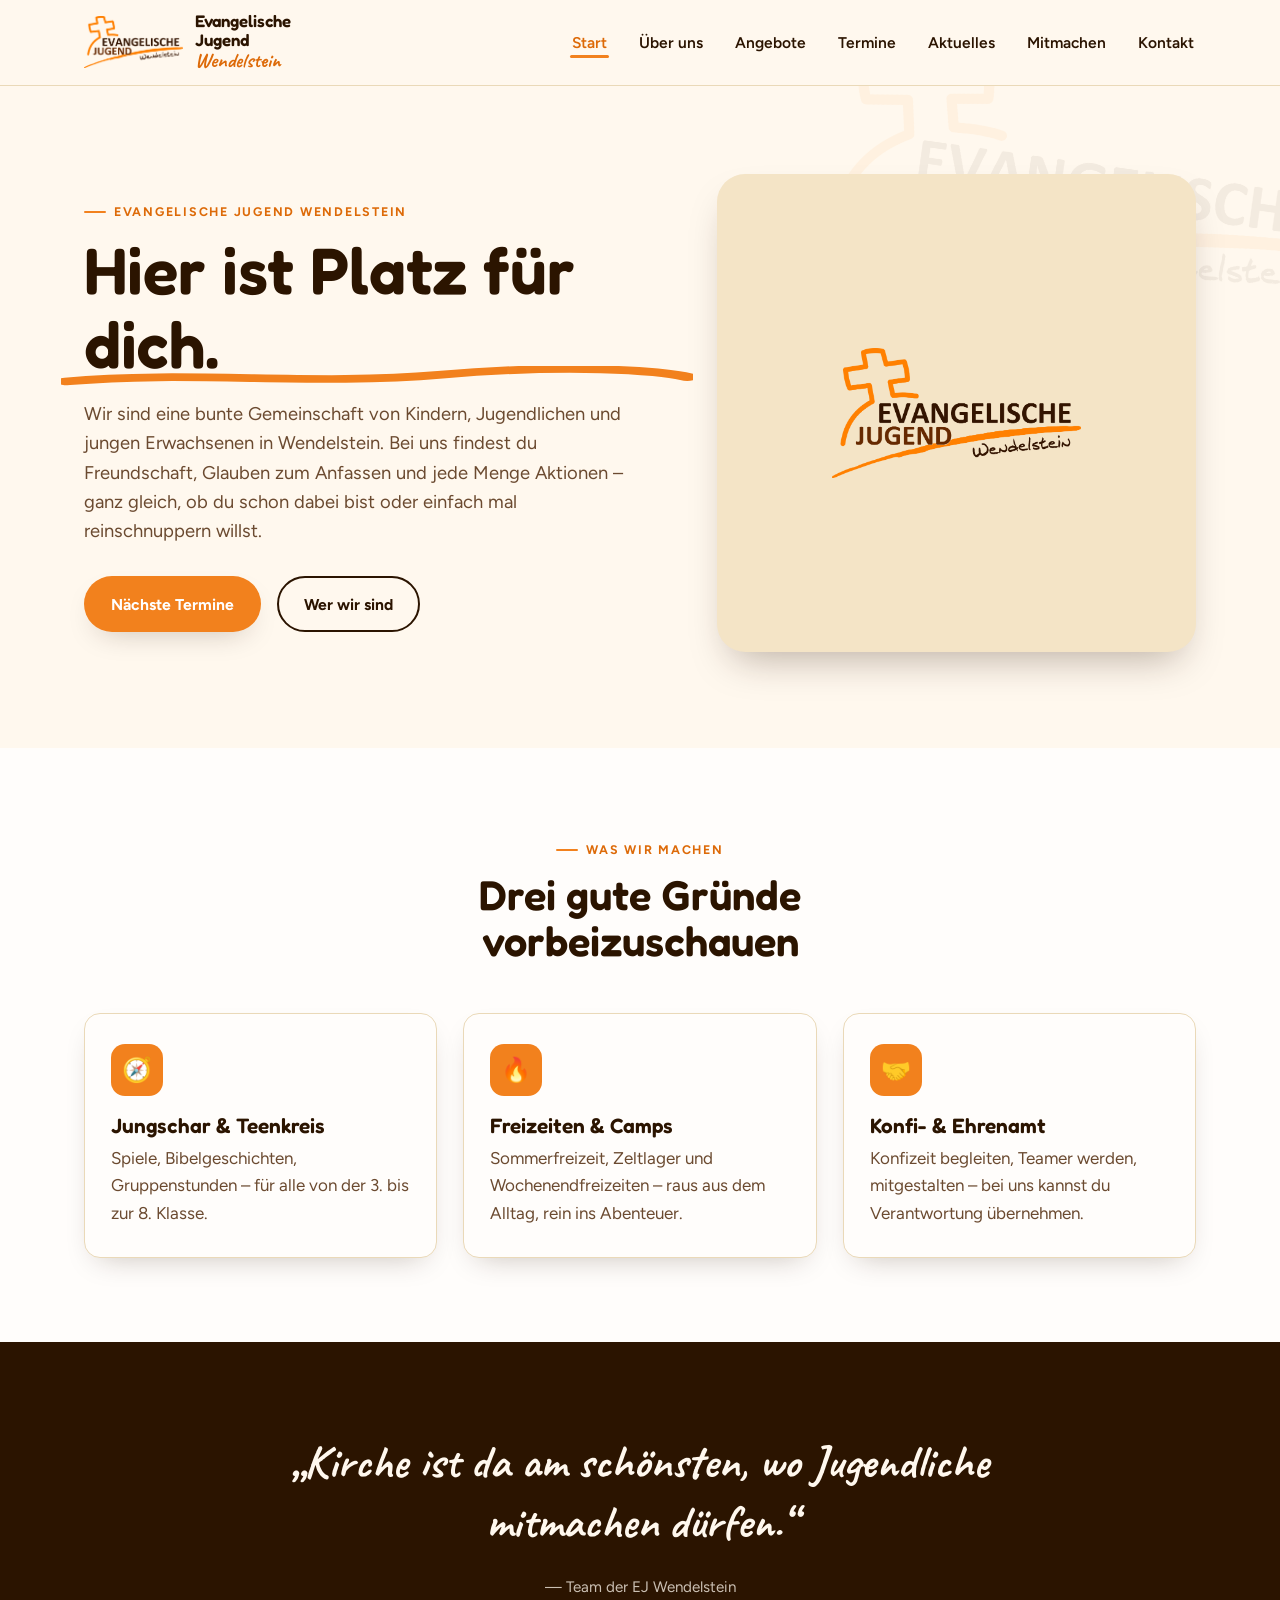
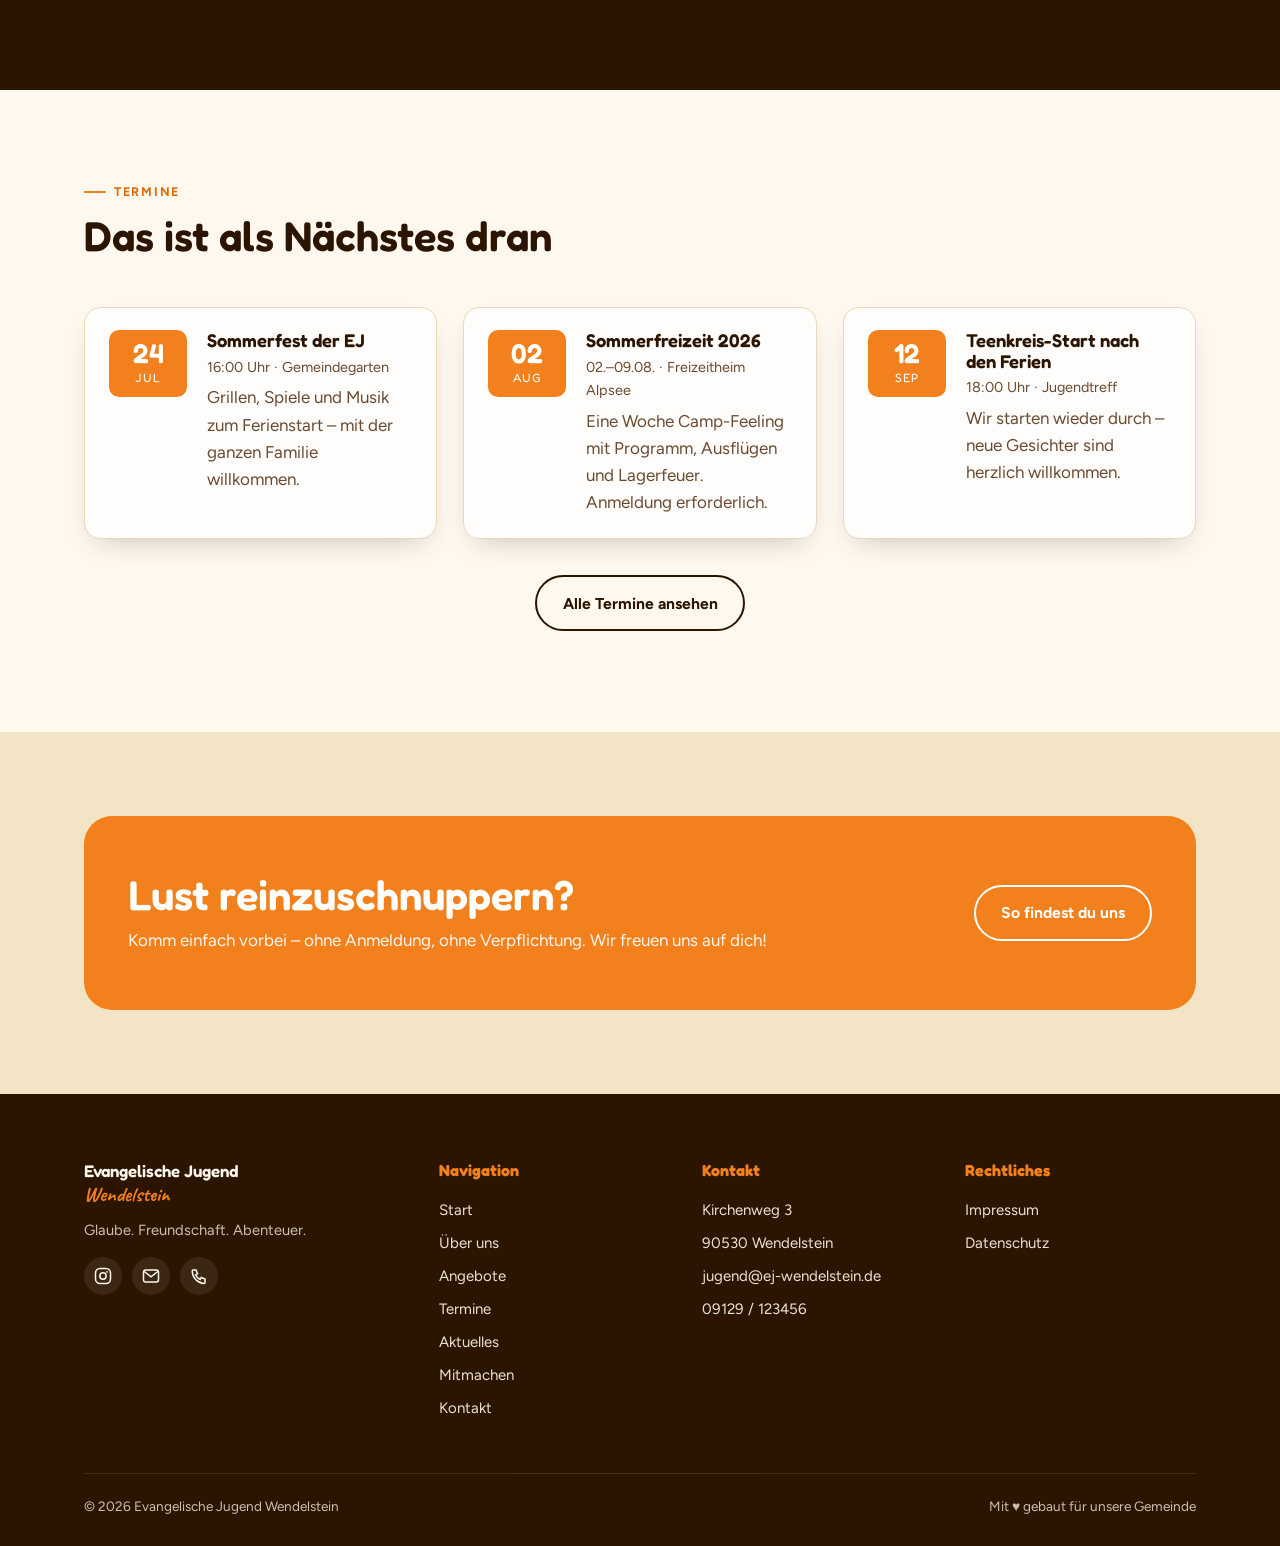
<file: index.html>
<!doctype html>
<html lang="de">
<head>
<meta charset="UTF-8">
<meta name="viewport" content="width=device-width, initial-scale=1">
<title>Evangelische Jugend Wendelstein</title>
<meta name="description" content="Die Evangelische Jugend Wendelstein — Gruppen, Freizeiten und Aktionen für Kinder, Jugendliche und junge Erwachsene.">
<link rel="icon" href="images/logo.png">
<link rel="preconnect" href="https://fonts.googleapis.com">
<link rel="preconnect" href="https://fonts.gstatic.com" crossorigin>
<link href="https://fonts.googleapis.com/css2?family=Fredoka:wght@500;600;700&family=Caveat:wght@600;700&family=Figtree:wght@400;500;600;700&display=swap" rel="stylesheet">
<link rel="stylesheet" href="css/style.css">
</head>
<body>

<header class="site-header" id="site-header-mount"></header>

<main>
  <section class="hero">
    <img class="hero-cross" src="images/logo.png" alt="" aria-hidden="true">
    <div class="container">
      <div>
        <p class="eyebrow" id="hero-eyebrow"></p>
        <h1><span class="swoosh" id="hero-title"></span></h1>
        <p class="lead" id="hero-lead"></p>
        <div class="hero-actions">
          <a href="termine.html" class="btn btn-primary" id="hero-cta-primary"></a>
          <a href="ueber-uns.html" class="btn btn-outline" id="hero-cta-secondary"></a>
        </div>
      </div>
      <div class="hero-art">
        <img id="hero-image" src="images/logo.png" alt="Logo der Evangelischen Jugend Wendelstein">
      </div>
    </div>
  </section>

  <section class="bg-paper">
    <div class="container">
      <div class="section-head center">
        <p class="eyebrow" id="intro-eyebrow" style="justify-content:center"></p>
        <h2 id="intro-title"></h2>
      </div>
      <div class="grid grid-3" id="offer-cards"></div>
    </div>
  </section>

  <section class="statement bg-brown" id="statement-section">
    <div class="container">
      <blockquote>
        „<span id="statement-quote"></span>“
      </blockquote>
      <cite id="statement-cite"></cite>
    </div>
  </section>

  <section>
    <div class="container">
      <div class="section-head">
        <p class="eyebrow" id="events-eyebrow"></p>
        <h2 id="events-title"></h2>
      </div>
      <div class="grid grid-3" id="events-preview" style="margin-bottom:36px;"></div>
      <p class="center"><a href="termine.html" class="btn btn-outline" id="events-cta"></a></p>
    </div>
  </section>

  <section class="bg-sand" id="cta-banner-section">
    <div class="container">
      <div class="cta-banner">
        <div>
          <h2 id="cta-title"></h2>
          <p id="cta-text"></p>
        </div>
        <a href="kontakt.html" class="btn btn-outline on-dark" style="border-color:#fff;color:#fff;" id="cta-button"></a>
      </div>
    </div>
  </section>
</main>

<footer class="site-footer" id="site-footer-mount"></footer>

<script src="js/main.js"></script>
<script>
ejwInit("index.html", "", (content) => {
  const h = content.home;

  document.getElementById("hero-eyebrow").textContent = h.hero_eyebrow;
  document.getElementById("hero-title").textContent = h.hero_title;
  document.getElementById("hero-lead").textContent = h.hero_lead;
  document.getElementById("hero-cta-primary").textContent = h.hero_cta_primary;
  document.getElementById("hero-cta-secondary").textContent = h.hero_cta_secondary;
  if (h.hero_image) document.getElementById("hero-image").src = h.hero_image;

  document.getElementById("statement-section").style.display = h.show_statement === false ? "none" : "";
  document.getElementById("cta-banner-section").style.display = h.show_cta_banner === false ? "none" : "";

  document.getElementById("intro-eyebrow").textContent = h.intro_eyebrow;
  document.getElementById("intro-title").textContent = h.intro_title;

  document.getElementById("offer-cards").innerHTML = h.offer_cards.map(c => `
    <div class="card">
      <div class="icon">${c.icon}</div>
      <h3>${c.title}</h3>
      <p>${c.text}</p>
    </div>
  `).join("");

  document.getElementById("statement-quote").textContent = h.statement_quote;
  document.getElementById("statement-cite").textContent = "— " + h.statement_cite;

  document.getElementById("events-eyebrow").textContent = h.events_eyebrow;
  document.getElementById("events-title").textContent = h.events_title;
  document.getElementById("events-cta").textContent = h.events_cta;

  const upcoming = content.termine.events.slice(0, 3);
  document.getElementById("events-preview").innerHTML = upcoming.map(e => `
    <div class="event-card">
      <div class="event-date">
        <div class="day">${e.day}</div>
        <div class="month">${e.month}</div>
      </div>
      <div class="event-body">
        <h3>${e.title}</h3>
        <div class="event-meta">${e.meta}</div>
        <p>${e.text}</p>
      </div>
    </div>
  `).join("");

  document.getElementById("cta-title").textContent = h.cta_banner_title;
  document.getElementById("cta-text").textContent = h.cta_banner_text;
  document.getElementById("cta-button").textContent = h.cta_banner_button;
});
</script>
</body>
</html>
</file>
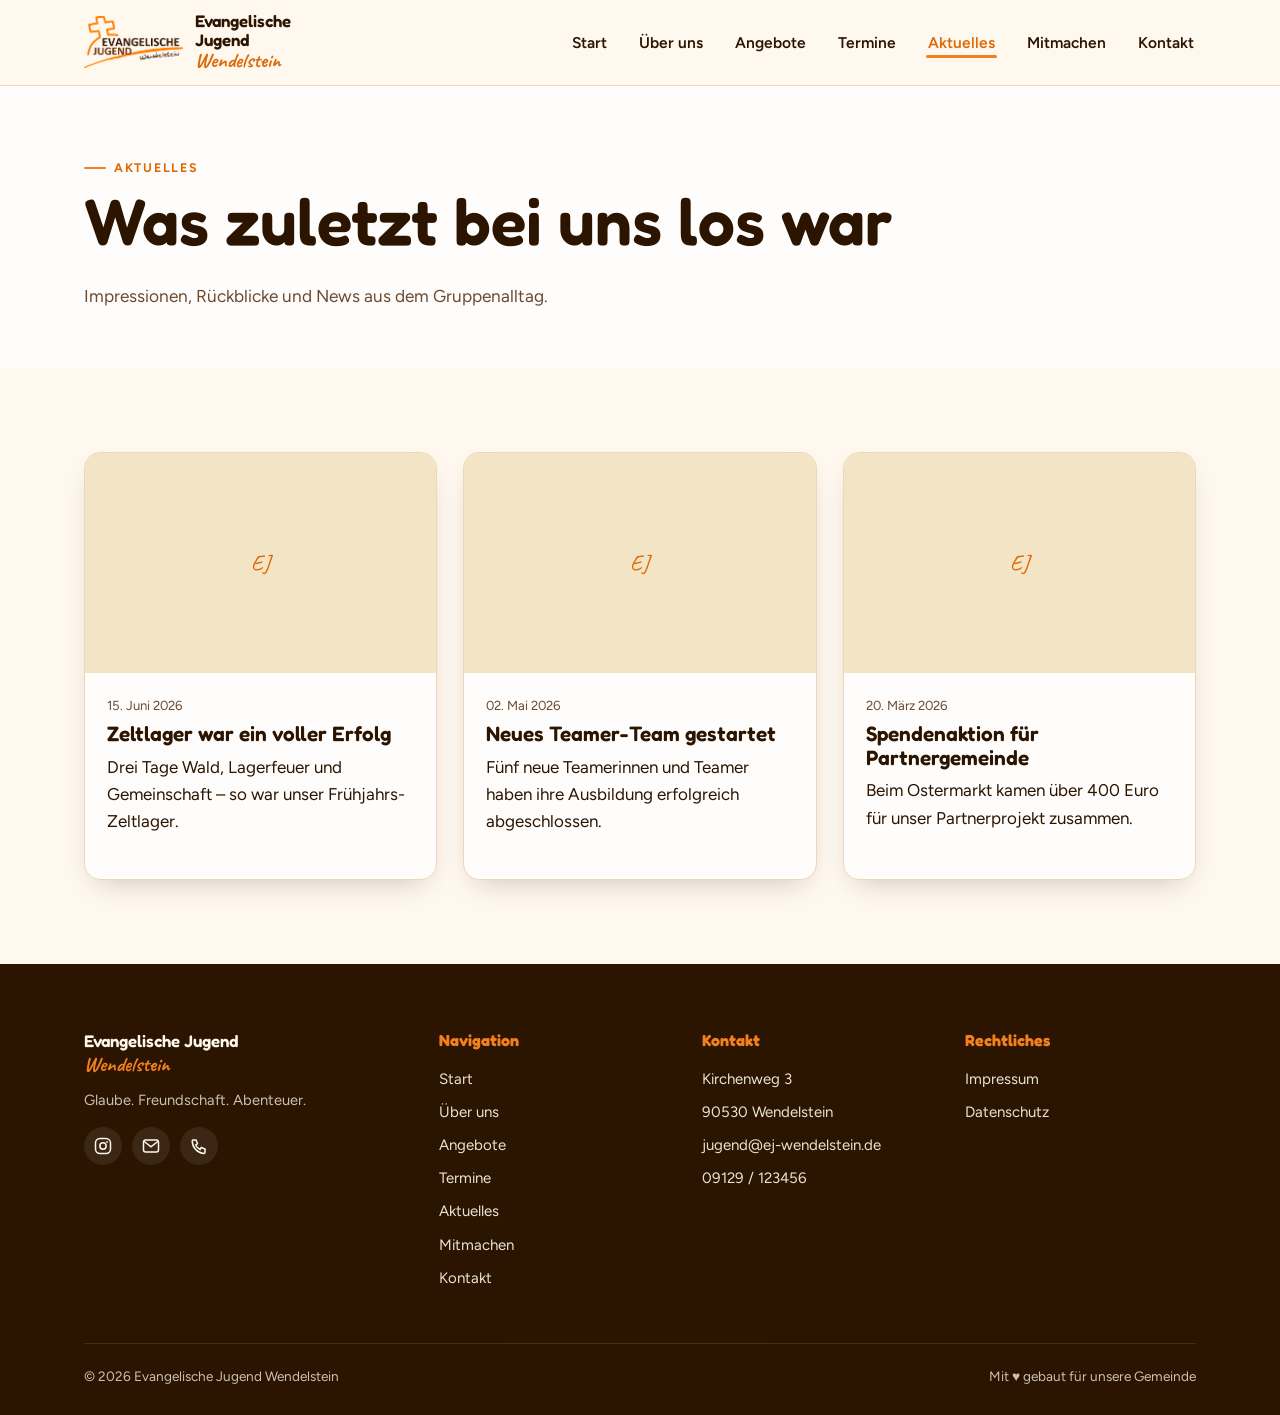
<file: aktuelles.html>
<!doctype html>
<html lang="de">
<head>
<meta charset="UTF-8">
<meta name="viewport" content="width=device-width, initial-scale=1">
<title>Aktuelles — Evangelische Jugend Wendelstein</title>
<link rel="icon" href="images/logo.png">
<link rel="preconnect" href="https://fonts.googleapis.com">
<link rel="preconnect" href="https://fonts.gstatic.com" crossorigin>
<link href="https://fonts.googleapis.com/css2?family=Fredoka:wght@500;600;700&family=Caveat:wght@600;700&family=Figtree:wght@400;500;600;700&display=swap" rel="stylesheet">
<link rel="stylesheet" href="css/style.css">
</head>
<body>

<header class="site-header" id="site-header-mount"></header>

<main>
  <section class="page-banner bg-paper">
    <div class="container">
      <p class="eyebrow" id="eyebrow"></p>
      <h1><span class="swoosh" id="title"></span></h1>
      <p class="lead" id="lead"></p>
    </div>
  </section>

  <section>
    <div class="container">
      <div class="grid grid-3" id="posts"></div>
    </div>
  </section>
</main>

<footer class="site-footer" id="site-footer-mount"></footer>

<script src="js/main.js"></script>
<script>
ejwInit("aktuelles.html", "", (content) => {
  const p = content.aktuelles;
  document.getElementById("eyebrow").textContent = p.eyebrow;
  document.getElementById("title").textContent = p.title;
  document.getElementById("lead").textContent = p.lead;
  document.getElementById("posts").innerHTML = p.posts.map(post => `
    <div class="post-card">
      <div class="thumb">EJ</div>
      <div class="body">
        <div class="date">${post.date}</div>
        <h3>${post.title}</h3>
        <p>${post.excerpt}</p>
      </div>
    </div>
  `).join("");
});
</script>
</body>
</html>
</file>
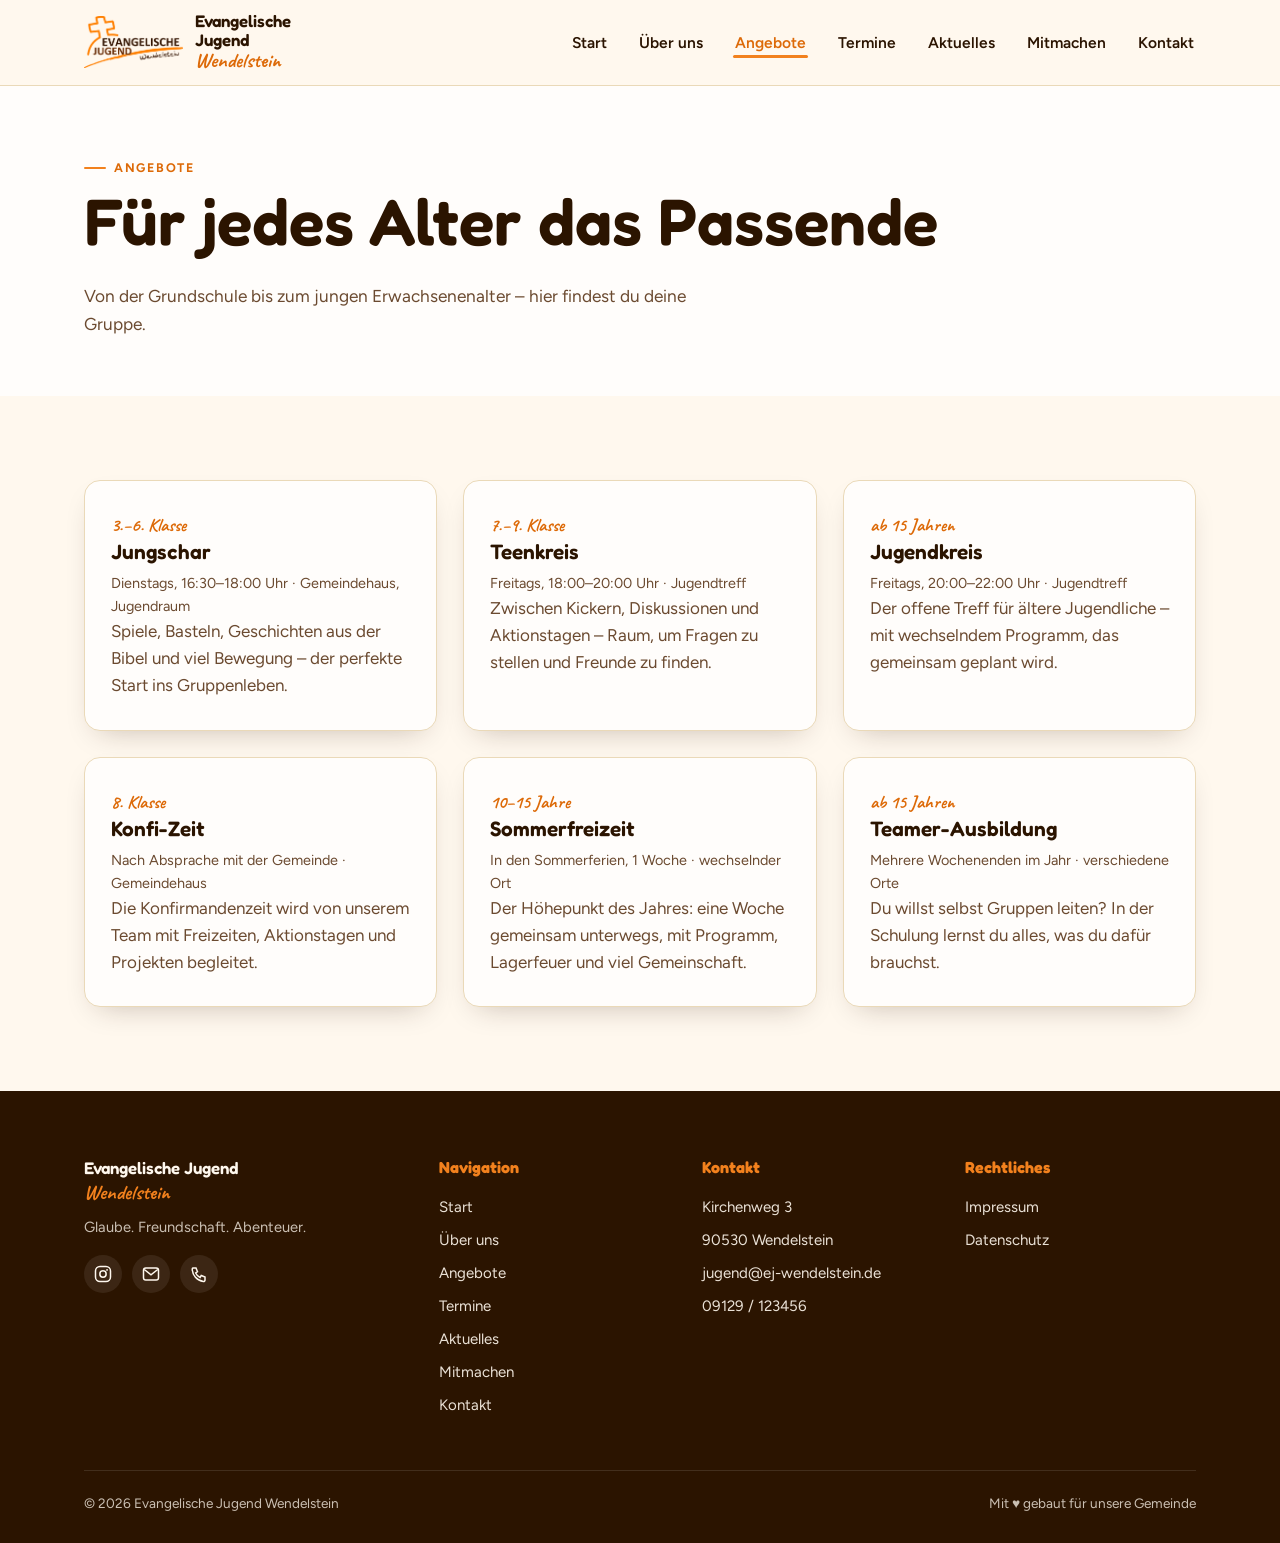
<file: angebote.html>
<!doctype html>
<html lang="de">
<head>
<meta charset="UTF-8">
<meta name="viewport" content="width=device-width, initial-scale=1">
<title>Angebote — Evangelische Jugend Wendelstein</title>
<link rel="icon" href="images/logo.png">
<link rel="preconnect" href="https://fonts.googleapis.com">
<link rel="preconnect" href="https://fonts.gstatic.com" crossorigin>
<link href="https://fonts.googleapis.com/css2?family=Fredoka:wght@500;600;700&family=Caveat:wght@600;700&family=Figtree:wght@400;500;600;700&display=swap" rel="stylesheet">
<link rel="stylesheet" href="css/style.css">
</head>
<body>

<header class="site-header" id="site-header-mount"></header>

<main>
  <section class="page-banner bg-paper">
    <div class="container">
      <p class="eyebrow" id="eyebrow"></p>
      <h1><span class="swoosh" id="title"></span></h1>
      <p class="lead" id="lead"></p>
    </div>
  </section>

  <section>
    <div class="container">
      <div class="grid grid-3" id="groups"></div>
    </div>
  </section>
</main>

<footer class="site-footer" id="site-footer-mount"></footer>

<script src="js/main.js"></script>
<script>
ejwInit("angebote.html", "", (content) => {
  const a = content.angebote;
  document.getElementById("eyebrow").textContent = a.eyebrow;
  document.getElementById("title").textContent = a.title;
  document.getElementById("lead").textContent = a.lead;
  document.getElementById("groups").innerHTML = a.groups.map(g => `
    <div class="card">
      <span class="tag">${g.tag}</span>
      <h3>${g.title}</h3>
      <p class="event-meta">${g.time} · ${g.place}</p>
      <p>${g.text}</p>
    </div>
  `).join("");
});
</script>
</body>
</html>
</file>
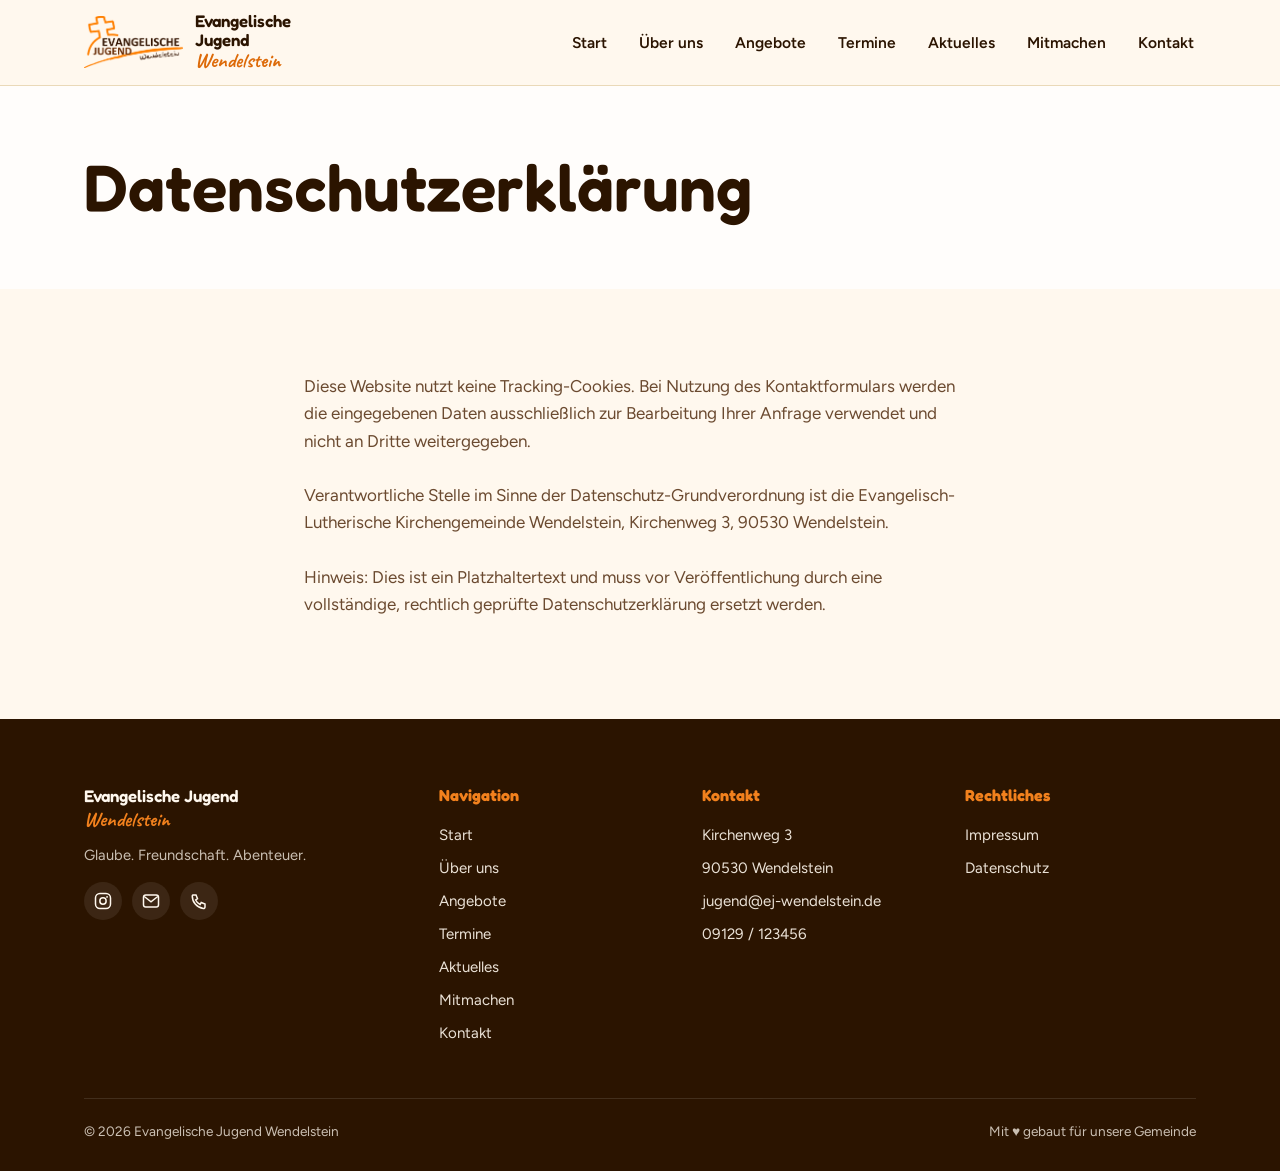
<file: datenschutz.html>
<!doctype html>
<html lang="de">
<head>
<meta charset="UTF-8">
<meta name="viewport" content="width=device-width, initial-scale=1">
<title>Datenschutz — Evangelische Jugend Wendelstein</title>
<link rel="icon" href="images/logo.png">
<link rel="preconnect" href="https://fonts.googleapis.com">
<link rel="preconnect" href="https://fonts.gstatic.com" crossorigin>
<link href="https://fonts.googleapis.com/css2?family=Fredoka:wght@500;600;700&family=Caveat:wght@600;700&family=Figtree:wght@400;500;600;700&display=swap" rel="stylesheet">
<link rel="stylesheet" href="css/style.css">
</head>
<body>

<header class="site-header" id="site-header-mount"></header>

<main>
  <section class="page-banner bg-paper">
    <div class="container">
      <h1 id="title"></h1>
    </div>
  </section>
  <section>
    <div class="container" style="max-width:720px;">
      <p id="body-text" style="white-space:pre-line;color:var(--brown-soft);"></p>
    </div>
  </section>
</main>

<footer class="site-footer" id="site-footer-mount"></footer>

<script src="js/main.js"></script>
<script>
ejwInit("datenschutz.html", "", (content) => {
  document.getElementById("title").textContent = content.datenschutz.title;
  document.getElementById("body-text").textContent = content.datenschutz.body;
});
</script>
</body>
</html>
</file>
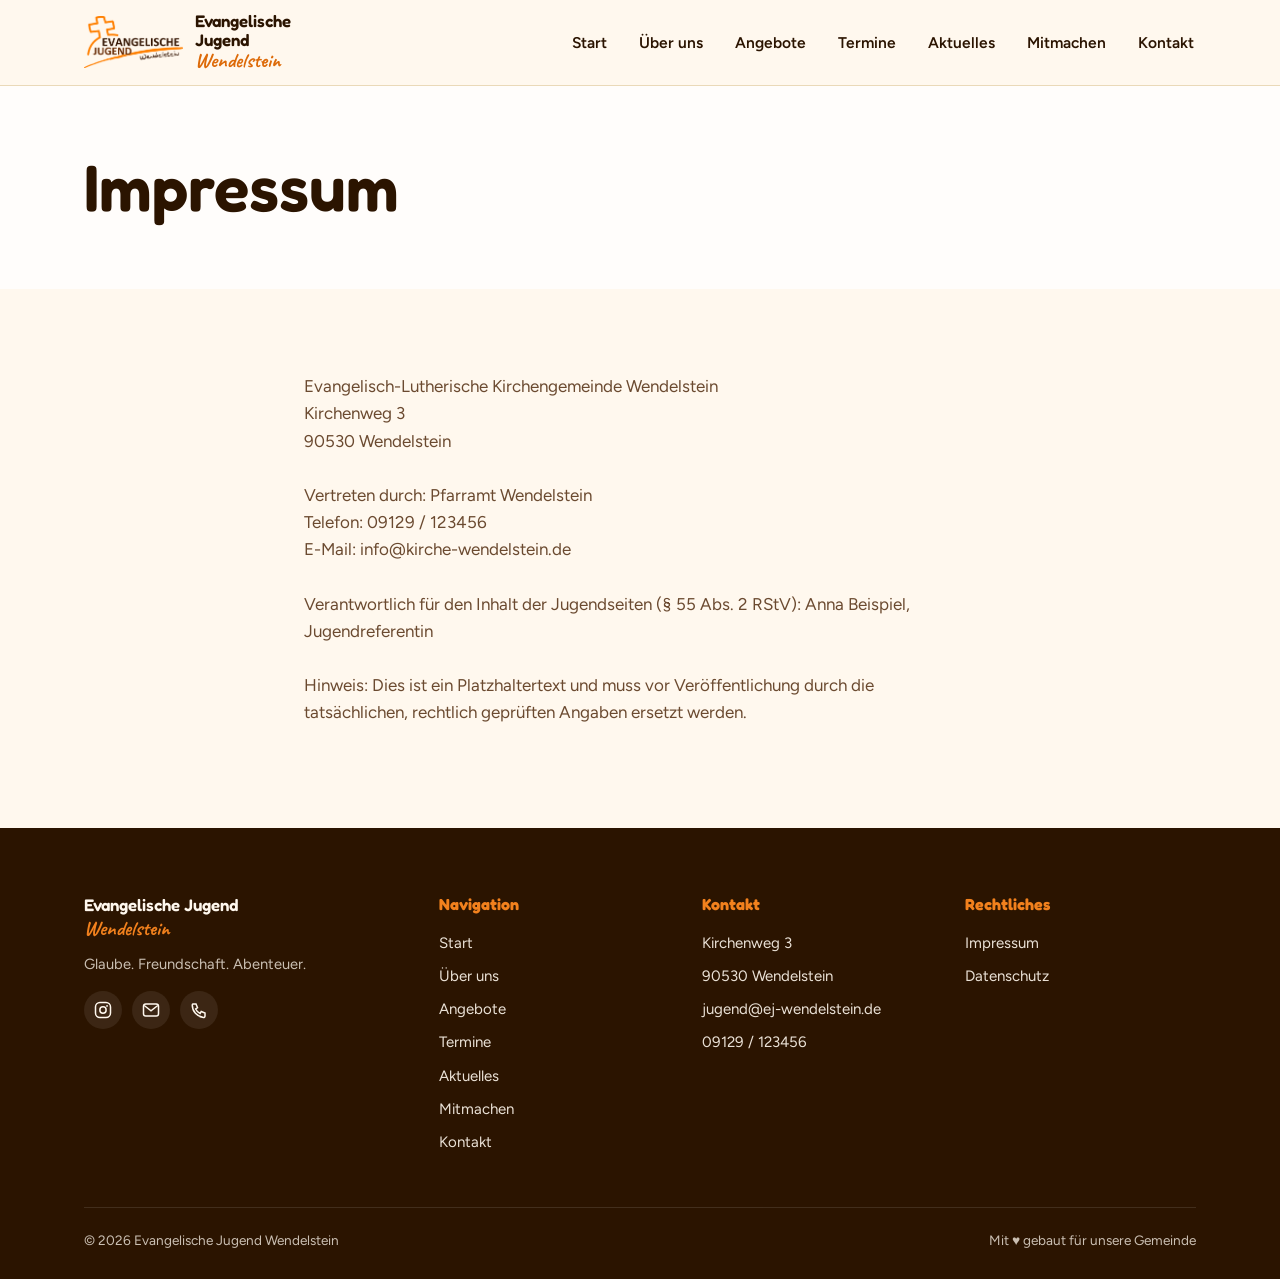
<file: impressum.html>
<!doctype html>
<html lang="de">
<head>
<meta charset="UTF-8">
<meta name="viewport" content="width=device-width, initial-scale=1">
<title>Impressum — Evangelische Jugend Wendelstein</title>
<link rel="icon" href="images/logo.png">
<link rel="preconnect" href="https://fonts.googleapis.com">
<link rel="preconnect" href="https://fonts.gstatic.com" crossorigin>
<link href="https://fonts.googleapis.com/css2?family=Fredoka:wght@500;600;700&family=Caveat:wght@600;700&family=Figtree:wght@400;500;600;700&display=swap" rel="stylesheet">
<link rel="stylesheet" href="css/style.css">
</head>
<body>

<header class="site-header" id="site-header-mount"></header>

<main>
  <section class="page-banner bg-paper">
    <div class="container">
      <h1 id="title"></h1>
    </div>
  </section>
  <section>
    <div class="container" style="max-width:720px;">
      <p id="body-text" style="white-space:pre-line;color:var(--brown-soft);"></p>
    </div>
  </section>
</main>

<footer class="site-footer" id="site-footer-mount"></footer>

<script src="js/main.js"></script>
<script>
ejwInit("impressum.html", "", (content) => {
  document.getElementById("title").textContent = content.impressum.title;
  document.getElementById("body-text").textContent = content.impressum.body;
});
</script>
</body>
</html>
</file>
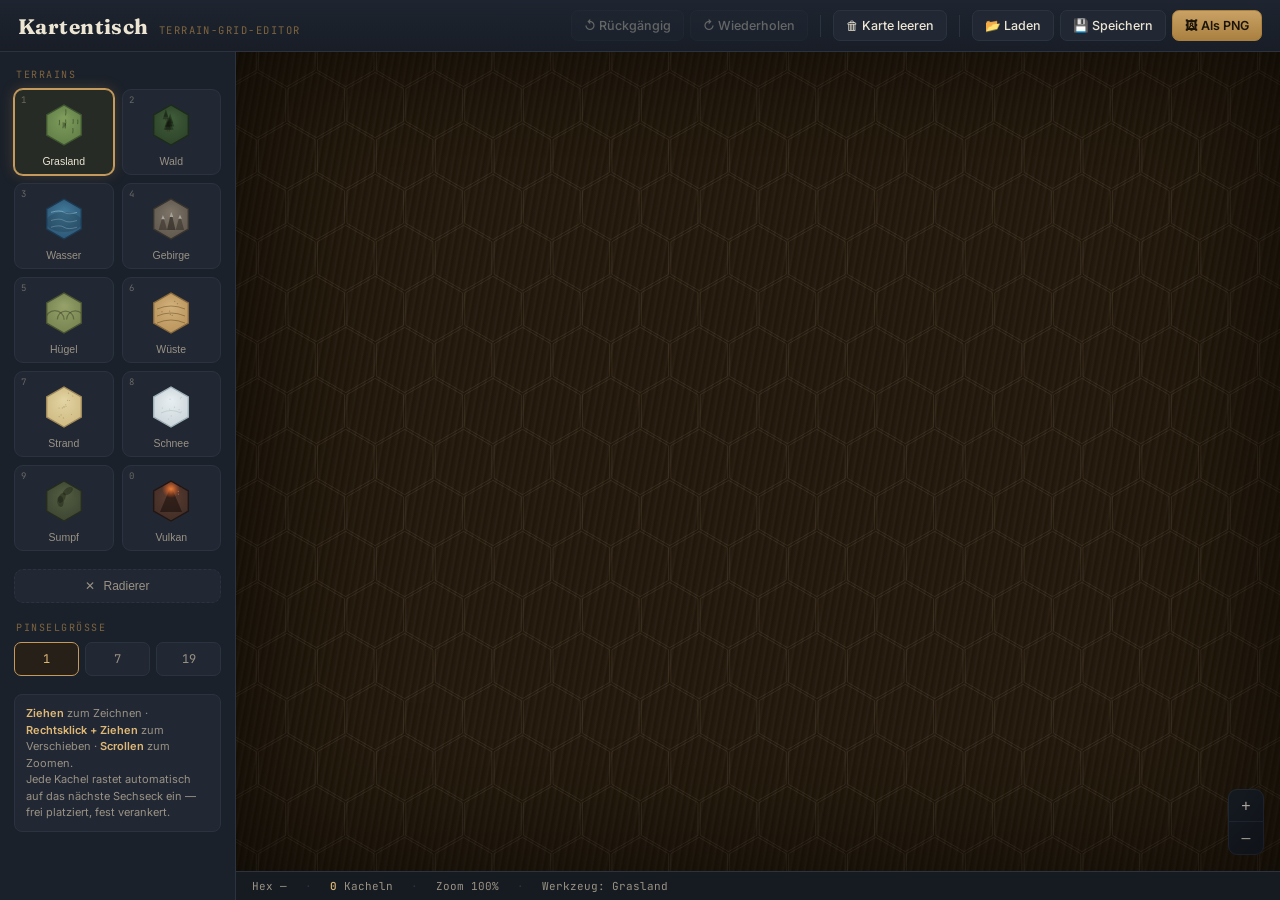
<file: kartentisch.html>
<!DOCTYPE html>
<html lang="de">
<head>
<meta charset="UTF-8">
<meta name="viewport" content="width=device-width, initial-scale=1.0">
<title>Kartentisch — Terrain-Karten-Builder</title>
<link rel="preconnect" href="https://fonts.googleapis.com">
<link href="https://fonts.googleapis.com/css2?family=Fraunces:opsz,wght@9..144,500;9..144,600;9..144,700&family=Inter:wght@400;500;600;700&family=JetBrains+Mono:wght@400;500&display=swap" rel="stylesheet">
<style>
  :root{
    --ink:#12161c;
    --panel:#1b212a;
    --panel-2:#212834;
    --line:#2b3341;
    --brass:#c69a5c;
    --brass-bright:#e0b876;
    --brass-dim:#7d6440;
    --parchment:#ece5d3;
    --parchment-dim:#9a9284;
    --danger:#c1604f;
    --radius:10px;
  }
  *{box-sizing:border-box;}
  html,body{
    height:100%; margin:0;
    background:var(--ink);
    color:var(--parchment);
    font-family:'Inter',sans-serif;
    overflow:hidden;
  }
  ::selection{background:var(--brass); color:#1b212a;}

  .app{
    display:grid;
    grid-template-rows:auto 1fr auto;
    grid-template-columns:236px 1fr;
    grid-template-areas:
      "top top"
      "side canvas"
      "side status";
    height:100vh;
    width:100vw;
  }

  /* ---------- TOP BAR ---------- */
  .topbar{
    grid-area:top;
    display:flex; align-items:center; justify-content:space-between;
    padding:10px 18px;
    background:linear-gradient(180deg,#1e2530,#181d26);
    border-bottom:1px solid var(--line);
    box-shadow:0 1px 0 rgba(198,154,92,0.08);
    gap:16px;
    flex-wrap:wrap;
  }
  .brand{
    display:flex; align-items:baseline; gap:10px;
  }
  .brand h1{
    font-family:'Fraunces',serif;
    font-weight:700;
    font-size:21px;
    letter-spacing:0.02em;
    margin:0;
    color:var(--parchment);
  }
  .brand span{
    font-family:'JetBrains Mono',monospace;
    font-size:10.5px;
    color:var(--brass-dim);
    text-transform:uppercase;
    letter-spacing:0.14em;
  }
  .toolgroup{ display:flex; gap:6px; align-items:center; }
  .divider-v{ width:1px; height:22px; background:var(--line); margin:0 6px; }

  button.chip{
    background:var(--panel-2);
    border:1px solid var(--line);
    color:var(--parchment);
    font-family:'Inter',sans-serif;
    font-size:12.5px;
    font-weight:500;
    padding:7px 12px;
    border-radius:7px;
    cursor:pointer;
    display:flex; align-items:center; gap:6px;
    transition:border-color .15s, color .15s, background .15s;
    white-space:nowrap;
  }
  button.chip:hover{ border-color:var(--brass-dim); color:var(--brass-bright); }
  button.chip:disabled{ opacity:.35; cursor:default; }
  button.chip:disabled:hover{ border-color:var(--line); color:var(--parchment); }
  button.chip.danger:hover{ border-color:var(--danger); color:#e8897b; }
  button.chip.primary{
    background:linear-gradient(180deg,#c9a165,#a9803f);
    border-color:#a9803f;
    color:#1b1409;
    font-weight:600;
  }
  button.chip.primary:hover{ filter:brightness(1.08); color:#1b1409; }

  input[type=file]{ display:none; }

  /* ---------- SIDEBAR ---------- */
  .sidebar{
    grid-area:side;
    background:var(--panel);
    border-right:1px solid var(--line);
    overflow-y:auto;
    padding:16px 14px 20px;
    display:flex; flex-direction:column; gap:18px;
  }
  .side-label{
    font-family:'JetBrains Mono',monospace;
    font-size:10px;
    letter-spacing:0.15em;
    text-transform:uppercase;
    color:var(--brass-dim);
    margin:0 0 8px 2px;
  }
  .terrain-grid{
    display:grid;
    grid-template-columns:1fr 1fr;
    gap:8px;
  }
  .terrain-btn{
    position:relative;
    background:var(--panel-2);
    border:1.5px solid var(--line);
    border-radius:9px;
    padding:8px 6px 7px;
    display:flex; flex-direction:column; align-items:center; gap:5px;
    cursor:pointer;
    transition:border-color .15s, transform .1s, background .15s;
  }
  .terrain-btn:hover{ border-color:var(--brass-dim); }
  .terrain-btn:active{ transform:scale(0.96); }
  .terrain-btn.active{
    border-color:var(--brass);
    background:#262c25;
    box-shadow:0 0 0 1px var(--brass), 0 0 14px rgba(198,154,92,0.25);
  }
  .terrain-btn canvas{ display:block; pointer-events:none; }
  .terrain-btn .tname{
    font-size:10.5px;
    font-weight:500;
    color:var(--parchment-dim);
    text-align:center;
    line-height:1.15;
  }
  .terrain-btn.active .tname{ color:var(--parchment); }
  .terrain-btn .tkey{
    position:absolute; top:4px; left:6px;
    font-family:'JetBrains Mono',monospace;
    font-size:9px;
    color:var(--parchment-dim);
    opacity:.6;
  }

  .eraser-btn{
    display:flex; align-items:center; justify-content:center; gap:8px;
    width:100%;
    background:var(--panel-2);
    border:1.5px dashed var(--line);
    border-radius:9px;
    padding:9px;
    cursor:pointer;
    color:var(--parchment-dim);
    font-size:12px; font-weight:500;
    transition:border-color .15s, color .15s;
  }
  .eraser-btn:hover{ border-color:var(--danger); color:#e8897b; }
  .eraser-btn.active{ border-color:var(--danger); color:#e8897b; border-style:solid; background:#2a1f1e; }

  .brush-row{ display:flex; gap:6px; }
  .brush-btn{
    flex:1;
    background:var(--panel-2);
    border:1.5px solid var(--line);
    border-radius:7px;
    padding:8px 0;
    color:var(--parchment-dim);
    font-family:'JetBrains Mono',monospace;
    font-size:12px;
    cursor:pointer;
  }
  .brush-btn.active{ border-color:var(--brass); color:var(--brass-bright); background:#262019; }

  .hint{
    font-size:11px;
    line-height:1.5;
    color:var(--parchment-dim);
    background:var(--panel-2);
    border:1px solid var(--line);
    border-radius:8px;
    padding:10px 11px;
  }
  .hint b{ color:var(--brass-bright); font-weight:600; }

  /* ---------- CANVAS AREA ---------- */
  .canvas-wrap{
    grid-area:canvas;
    position:relative;
    overflow:hidden;
    background:
      repeating-linear-gradient(100deg, #241a10 0px, #2a2013 2px, #201609 4px, #251b0e 7px),
      linear-gradient(160deg,#241b12,#170f08);
  }
  .canvas-wrap::after{
    content:"";
    position:absolute; inset:0;
    pointer-events:none;
    box-shadow:inset 0 0 140px rgba(0,0,0,0.65);
  }
  canvas#hexcanvas{
    position:absolute; inset:0;
    width:100%; height:100%;
    cursor:cell;
  }
  canvas#hexcanvas.panning{ cursor:grabbing; }

  .zoom-controls{
    position:absolute; right:16px; bottom:16px;
    display:flex; flex-direction:column;
    background:var(--panel);
    border:1px solid var(--line);
    border-radius:9px;
    overflow:hidden;
  }
  .zoom-controls button{
    width:34px; height:32px;
    background:transparent; border:none;
    color:var(--parchment); font-size:16px;
    cursor:pointer; border-bottom:1px solid var(--line);
  }
  .zoom-controls button:last-child{ border-bottom:none; }
  .zoom-controls button:hover{ background:var(--panel-2); color:var(--brass-bright); }

  /* ---------- STATUS BAR ---------- */
  .statusbar{
    grid-area:status;
    display:flex; align-items:center; gap:18px;
    padding:7px 16px;
    background:#161b22;
    border-top:1px solid var(--line);
    font-family:'JetBrains Mono',monospace;
    font-size:11px;
    color:var(--parchment-dim);
  }
  .statusbar .sep{ color:var(--line); }
  .statusbar b{ color:var(--brass-bright); font-weight:500; }

  /* scrollbar */
  .sidebar::-webkit-scrollbar{ width:8px; }
  .sidebar::-webkit-scrollbar-thumb{ background:#333c4a; border-radius:8px; }
  .sidebar::-webkit-scrollbar-track{ background:transparent; }

  @media (max-width:760px){
    .app{ grid-template-columns:1fr; grid-template-areas:"top" "canvas" "status"; }
    .sidebar{ display:none; }
  }
</style>
</head>
<body>

<div class="app">

  <div class="topbar">
    <div class="brand">
      <h1>Kartentisch</h1>
      <span>Terrain-Grid-Editor</span>
    </div>
    <div class="toolgroup">
      <button class="chip" id="btnUndo" title="Rückgängig (Strg+Z)">↺ Rückgängig</button>
      <button class="chip" id="btnRedo" title="Wiederholen (Strg+Y)">↻ Wiederholen</button>
      <div class="divider-v"></div>
      <button class="chip danger" id="btnClear">🗑 Karte leeren</button>
      <div class="divider-v"></div>
      <button class="chip" id="btnLoad">📂 Laden</button>
      <input type="file" id="fileInput" accept="application/json">
      <button class="chip" id="btnSaveJson">💾 Speichern</button>
      <button class="chip primary" id="btnExportPng">🖼 Als PNG</button>
    </div>
  </div>

  <div class="sidebar">
    <div>
      <p class="side-label">Terrains</p>
      <div class="terrain-grid" id="terrainGrid"></div>
    </div>

    <div>
      <button class="eraser-btn" id="eraserBtn"><span>✕</span> Radierer</button>
    </div>

    <div>
      <p class="side-label">Pinselgröße</p>
      <div class="brush-row" id="brushRow">
        <button class="brush-btn active" data-size="1">1</button>
        <button class="brush-btn" data-size="2">7</button>
        <button class="brush-btn" data-size="3">19</button>
      </div>
    </div>

    <div class="hint">
      <b>Ziehen</b> zum Zeichnen · <b>Rechtsklick + Ziehen</b> zum Verschieben · <b>Scrollen</b> zum Zoomen.<br>
      Jede Kachel rastet automatisch auf das nächste Sechseck ein — frei platziert, fest verankert.
    </div>
  </div>

  <div class="canvas-wrap">
    <canvas id="hexcanvas"></canvas>
    <div class="zoom-controls">
      <button id="zoomIn">+</button>
      <button id="zoomOut">–</button>
    </div>
  </div>

  <div class="statusbar">
    <span id="statHex">Hex —</span>
    <span class="sep">·</span>
    <span id="statTiles"><b>0</b> Kacheln</span>
    <span class="sep">·</span>
    <span id="statZoom">Zoom 100%</span>
    <span class="sep">·</span>
    <span id="statTool">Werkzeug: Grasland</span>
  </div>

</div>

<script>
(function(){
"use strict";

/* ========================= TERRAIN DEFINITIONS ========================= */
const TERRAINS = [
  { id:'grass',    name:'Grasland', colorBase:'#5f7c46', colorLight:'#7f9c5c', colorLine:'#3f5630' },
  { id:'forest',   name:'Wald',     colorBase:'#2c4128', colorLight:'#3f5c39', colorLine:'#1c2c19' },
  { id:'water',    name:'Wasser',   colorBase:'#2c5573', colorLight:'#417999', colorLine:'#1c3a51' },
  { id:'mountain', name:'Gebirge',  colorBase:'#5e564c', colorLight:'#7c7266', colorLine:'#3a352e' },
  { id:'hills',    name:'Hügel',    colorBase:'#76824f', colorLight:'#94a068', colorLine:'#4c5533' },
  { id:'desert',   name:'Wüste',    colorBase:'#b8935a', colorLight:'#d1af79', colorLine:'#8a6a3c' },
  { id:'sand',     name:'Strand',   colorBase:'#cdb87f', colorLight:'#e2d3a2', colorLine:'#a1895a' },
  { id:'snow',     name:'Schnee',   colorBase:'#c9d3d8', colorLight:'#e6edf0', colorLine:'#9fb0b7' },
  { id:'swamp',    name:'Sumpf',    colorBase:'#3c4432', colorLight:'#525c40', colorLine:'#262c1e' },
  { id:'volcano',  name:'Vulkan',   colorBase:'#3f2c26', colorLight:'#5a3c30', colorLine:'#221512' },
];
const TERRAIN_BY_ID = Object.fromEntries(TERRAINS.map(t=>[t.id,t]));

/* deterministic pseudo-random from integer seed */
function rnd(seed){
  let x = Math.sin(seed*127.1 + 311.7) * 43758.5453;
  return x - Math.floor(x);
}
function hash2(q,r,salt){
  return (q*374761393 + r*668265263 + salt*2654435761) % 1000000;
}

function hexPath(ctx,cx,cy,size){
  ctx.beginPath();
  for(let i=0;i<6;i++){
    const ang = Math.PI/180 * (60*i - 30);
    const x = cx + size*Math.cos(ang);
    const y = cy + size*Math.sin(ang);
    if(i===0) ctx.moveTo(x,y); else ctx.lineTo(x,y);
  }
  ctx.closePath();
}

/* ---- texture renderers: each draws inside an already-clipped hex ---- */
function drawBase(ctx,cx,cy,size,t){
  const g = ctx.createRadialGradient(cx,cy-size*0.35,size*0.08,cx,cy,size*1.15);
  g.addColorStop(0,t.colorLight);
  g.addColorStop(1,t.colorBase);
  ctx.fillStyle = g;
  ctx.fillRect(cx-size,cy-size,size*2,size*2);
}

function texGrass(ctx,cx,cy,size,seed){
  ctx.strokeStyle = 'rgba(30,45,20,0.55)';
  ctx.lineWidth = Math.max(0.7,size*0.045);
  for(let i=0;i<9;i++){
    const a = rnd(seed+i)*Math.PI*2;
    const d = rnd(seed+i+50)*size*0.72;
    const x = cx + Math.cos(a)*d;
    const y = cy + Math.sin(a)*d;
    const len = size*0.16 + rnd(seed+i+90)*size*0.08;
    ctx.beginPath();
    ctx.moveTo(x,y+len*0.4);
    ctx.quadraticCurveTo(x+len*0.15,y-len*0.3,x+len*0.05,y-len);
    ctx.stroke();
  }
}
function texForest(ctx,cx,cy,size,seed){
  for(let i=0;i<4;i++){
    const a = rnd(seed+i*3)*Math.PI*2;
    const d = rnd(seed+i*3+1)*size*0.55;
    const x = cx + Math.cos(a)*d;
    const y = cy + Math.sin(a)*d;
    const h = size*0.5 + rnd(seed+i*3+2)*size*0.22;
    ctx.fillStyle = 'rgba(15,22,12,0.4)';
    ctx.beginPath();
    ctx.moveTo(x,y-h*0.55);
    ctx.lineTo(x-h*0.32,y+h*0.15);
    ctx.lineTo(x+h*0.32,y+h*0.15);
    ctx.closePath(); ctx.fill();
    ctx.beginPath();
    ctx.moveTo(x,y-h*0.85);
    ctx.lineTo(x-h*0.24,y-h*0.1);
    ctx.lineTo(x+h*0.24,y-h*0.1);
    ctx.closePath(); ctx.fill();
    ctx.fillStyle = 'rgba(60,42,26,0.5)';
    ctx.fillRect(x-h*0.045,y+h*0.12,h*0.09,h*0.16);
  }
}
function texWater(ctx,cx,cy,size,seed){
  ctx.strokeStyle = 'rgba(200,228,240,0.4)';
  ctx.lineWidth = Math.max(0.8,size*0.05);
  for(let i=0;i<3;i++){
    const y = cy - size*0.4 + i*size*0.4 + rnd(seed+i)*size*0.08;
    ctx.beginPath();
    ctx.moveTo(cx-size*0.65,y);
    ctx.quadraticCurveTo(cx-size*0.2,y-size*0.14,cx,y);
    ctx.quadraticCurveTo(cx+size*0.2,y+size*0.14,cx+size*0.65,y);
    ctx.stroke();
  }
  ctx.fillStyle='rgba(20,40,55,0.25)';
  ctx.beginPath(); ctx.ellipse(cx,cy+size*0.15,size*0.9,size*0.5,0,0,Math.PI*2); ctx.fill();
}
function texMountain(ctx,cx,cy,size,seed){
  const peaks = 3;
  for(let i=0;i<peaks;i++){
    const px = cx + (i-1)*size*0.42 + rnd(seed+i)*size*0.08 - size*0.04;
    const ph = size*0.75 + rnd(seed+i+10)*size*0.25;
    const pw = size*0.42;
    ctx.fillStyle = i===1 ? 'rgba(30,26,20,0.55)' : 'rgba(30,26,20,0.4)';
    ctx.beginPath();
    ctx.moveTo(px,cy+size*0.55-ph);
    ctx.lineTo(px-pw*0.5,cy+size*0.55);
    ctx.lineTo(px+pw*0.5,cy+size*0.55);
    ctx.closePath(); ctx.fill();
    ctx.fillStyle='rgba(235,238,235,0.55)';
    ctx.beginPath();
    ctx.moveTo(px,cy+size*0.55-ph);
    ctx.lineTo(px-pw*0.18,cy+size*0.55-ph*0.72);
    ctx.lineTo(px+pw*0.22,cy+size*0.55-ph*0.72);
    ctx.closePath(); ctx.fill();
  }
}
function texHills(ctx,cx,cy,size,seed){
  ctx.strokeStyle='rgba(35,40,20,0.4)';
  for(let i=0;i<3;i++){
    const x = cx + (i-1)*size*0.5 + rnd(seed+i)*size*0.1;
    const y = cy + size*0.2;
    const r = size*0.4 + rnd(seed+i+5)*size*0.1;
    ctx.lineWidth = size*0.06;
    ctx.beginPath();
    ctx.arc(x,y+r*0.3,r,Math.PI,0,false);
    ctx.stroke();
  }
}
function texDesert(ctx,cx,cy,size,seed){
  ctx.strokeStyle='rgba(90,64,28,0.45)';
  ctx.lineWidth=size*0.05;
  for(let i=0;i<3;i++){
    const y = cy - size*0.3 + i*size*0.35;
    ctx.beginPath();
    ctx.moveTo(cx-size*0.7,y+size*0.1);
    ctx.quadraticCurveTo(cx,y-size*0.2,cx+size*0.7,y+size*0.1);
    ctx.stroke();
  }
  ctx.fillStyle='rgba(90,64,28,0.35)';
  for(let i=0;i<6;i++){
    const a=rnd(seed+i)*Math.PI*2, d=rnd(seed+i+30)*size*0.7;
    ctx.beginPath(); ctx.arc(cx+Math.cos(a)*d,cy+Math.sin(a)*d,size*0.035,0,Math.PI*2); ctx.fill();
  }
}
function texSand(ctx,cx,cy,size,seed){
  ctx.fillStyle='rgba(120,98,56,0.4)';
  for(let i=0;i<14;i++){
    const a=rnd(seed+i)*Math.PI*2, d=rnd(seed+i+60)*size*0.78;
    ctx.beginPath(); ctx.arc(cx+Math.cos(a)*d,cy+Math.sin(a)*d,size*0.028,0,Math.PI*2); ctx.fill();
  }
}
function texSnow(ctx,cx,cy,size,seed){
  ctx.fillStyle='rgba(160,180,190,0.55)';
  for(let i=0;i<10;i++){
    const a=rnd(seed+i)*Math.PI*2, d=rnd(seed+i+40)*size*0.75;
    const x=cx+Math.cos(a)*d, y=cy+Math.sin(a)*d;
    ctx.beginPath(); ctx.arc(x,y,size*0.03,0,Math.PI*2); ctx.fill();
  }
  ctx.strokeStyle='rgba(140,160,170,0.4)';
  ctx.lineWidth=size*0.04;
  ctx.beginPath();
  ctx.moveTo(cx-size*0.5,cy+size*0.3);
  ctx.quadraticCurveTo(cx,cy+size*0.05,cx+size*0.5,cy+size*0.3);
  ctx.stroke();
}
function texSwamp(ctx,cx,cy,size,seed){
  ctx.fillStyle='rgba(20,26,16,0.4)';
  for(let i=0;i<3;i++){
    const a=rnd(seed+i)*Math.PI*2, d=rnd(seed+i+20)*size*0.55;
    const x=cx+Math.cos(a)*d, y=cy+Math.sin(a)*d;
    ctx.beginPath();
    ctx.ellipse(x,y,size*0.28,size*0.16,rnd(seed+i)*Math.PI,0,Math.PI*2);
    ctx.fill();
  }
  ctx.strokeStyle='rgba(60,80,45,0.5)';
  ctx.lineWidth=size*0.035;
  for(let i=0;i<4;i++){
    const a=rnd(seed+i+70)*Math.PI*2, d=rnd(seed+i+80)*size*0.6;
    const x=cx+Math.cos(a)*d, y=cy+Math.sin(a)*d;
    ctx.beginPath(); ctx.moveTo(x,y); ctx.lineTo(x+size*0.03,y-size*0.28); ctx.stroke();
  }
}
function texVolcano(ctx,cx,cy,size,seed){
  ctx.fillStyle='rgba(20,12,10,0.55)';
  ctx.beginPath();
  ctx.moveTo(cx,cy-size*0.75);
  ctx.lineTo(cx-size*0.55,cy+size*0.55);
  ctx.lineTo(cx+size*0.55,cy+size*0.55);
  ctx.closePath(); ctx.fill();
  const glow = ctx.createRadialGradient(cx,cy-size*0.6,0,cx,cy-size*0.6,size*0.45);
  glow.addColorStop(0,'rgba(255,140,60,0.9)');
  glow.addColorStop(1,'rgba(255,90,30,0)');
  ctx.fillStyle=glow;
  ctx.beginPath(); ctx.arc(cx,cy-size*0.6,size*0.45,0,Math.PI*2); ctx.fill();
  ctx.fillStyle='rgba(255,120,50,0.7)';
  for(let i=0;i<3;i++){
    const a = rnd(seed+i)*Math.PI - Math.PI/2;
    const d = size*0.3 + rnd(seed+i+5)*size*0.3;
    ctx.beginPath(); ctx.arc(cx+Math.cos(a)*d, cy-size*0.6-Math.sin(a)*d*0.6, size*0.03,0,Math.PI*2); ctx.fill();
  }
}
const TEXTURES = { grass:texGrass, forest:texForest, water:texWater, mountain:texMountain, hills:texHills, desert:texDesert, sand:texSand, snow:texSnow, swamp:texSwamp, volcano:texVolcano };

function drawTerrainHex(ctx,cx,cy,size,id,seed){
  const t = TERRAIN_BY_ID[id];
  ctx.save();
  hexPath(ctx,cx,cy,size);
  ctx.clip();
  drawBase(ctx,cx,cy,size,t);
  TEXTURES[id](ctx,cx,cy,size,seed);
  ctx.restore();
  ctx.strokeStyle = t.colorLine;
  ctx.lineWidth = Math.max(0.8, size*0.045);
  hexPath(ctx,cx,cy,size);
  ctx.stroke();
}

/* ========================= HEX MATH ========================= */
const SQRT3 = Math.sqrt(3);
function axialToWorld(q,r,size){
  return { x: size*(SQRT3*q + SQRT3/2*r), y: size*1.5*r };
}
function worldToAxial(x,y,size){
  const q = (SQRT3/3*x - 1/3*y)/size;
  const r = (2/3*y)/size;
  return cubeRound(q,r);
}
function cubeRound(q,r){
  let x=q, z=r, y=-x-z;
  let rx=Math.round(x), ry=Math.round(y), rz=Math.round(z);
  const dx=Math.abs(rx-x), dy=Math.abs(ry-y), dz=Math.abs(rz-z);
  if(dx>dy && dx>dz) rx=-ry-rz;
  else if(dy>dz) ry=-rx-rz;
  else rz=-rx-ry;
  return { q:rx, r:rz };
}
const NEIGHBORS = [[1,0],[1,-1],[0,-1],[-1,0],[-1,1],[0,1]];
function cubeDistance(q1,r1,q2,r2){
  return (Math.abs(q1-q2) + Math.abs(q1+r1-q2-r2) + Math.abs(r1-r2))/2;
}
function brushCells(q,r,size){
  if(size<=1) return [[q,r]];
  const radius = size===2 ? 1 : 2;
  const cells=[];
  for(let dq=-radius;dq<=radius;dq++){
    for(let dr=-radius;dr<=radius;dr++){
      if(Math.abs(dq+dr)<=radius) cells.push([q+dq,r+dr]);
    }
  }
  return cells;
}

/* ========================= STATE ========================= */
const state = {
  hexSize: 34,
  map: new Map(),        // "q,r" -> terrainId
  selected: 'grass',
  brushSize: 1,
  view: { x:0, y:0, zoom:1 },
  hover: null,
  painting:false, panning:false,
  lastPaintKey:null,
  strokeDirty:false,
  panStart:{x:0,y:0},
  history: [ [] ],
  historyIndex: 0,
};
const key = (q,r)=>q+','+r;

/* ========================= CANVAS SETUP ========================= */
const canvas = document.getElementById('hexcanvas');
const ctx = canvas.getContext('2d');
const wrap = document.querySelector('.canvas-wrap');
let dpr = Math.max(1, window.devicePixelRatio||1);
let rafPending = false;

function resizeCanvas(){
  const rect = wrap.getBoundingClientRect();
  dpr = Math.max(1, window.devicePixelRatio||1);
  canvas.width = Math.round(rect.width*dpr);
  canvas.height = Math.round(rect.height*dpr);
  canvas.style.width = rect.width+'px';
  canvas.style.height = rect.height+'px';
  if(state.view.x===0 && state.view.y===0){
    state.view.x = rect.width/2;
    state.view.y = rect.height/2;
  }
  scheduleRender();
}
new ResizeObserver(resizeCanvas).observe(wrap);

function screenToWorld(sx,sy){
  return { x:(sx-state.view.x)/state.view.zoom, y:(sy-state.view.y)/state.view.zoom };
}

function scheduleRender(){
  if(rafPending) return;
  rafPending = true;
  requestAnimationFrame(()=>{ rafPending=false; render(); });
}

function render(){
  const cssW = canvas.width/dpr, cssH = canvas.height/dpr;
  ctx.setTransform(dpr,0,0,dpr,0,0);
  ctx.clearRect(0,0,cssW,cssH);
  ctx.setTransform(dpr*state.view.zoom,0,0,dpr*state.view.zoom, dpr*state.view.x, dpr*state.view.y);

  const size = state.hexSize;
  const corners = [
    screenToWorld(0,0), screenToWorld(cssW,0),
    screenToWorld(0,cssH), screenToWorld(cssW,cssH)
  ];
  let qs=[], rs=[];
  corners.forEach(c=>{
    const a = worldToAxial(c.x,c.y,size);
    qs.push(a.q); rs.push(a.r);
  });
  const qMin=Math.min(...qs)-2, qMax=Math.max(...qs)+2;
  const rMin=Math.min(...rs)-2, rMax=Math.max(...rs)+2;

  ctx.lineWidth = 1/state.view.zoom;
  ctx.strokeStyle = 'rgba(236,229,211,0.09)';

  // pass 1: empty grid lines
  for(let r=rMin;r<=rMax;r++){
    for(let q=qMin;q<=qMax;q++){
      const k = key(q,r);
      if(state.map.has(k)) continue;
      const p = axialToWorld(q,r,size);
      hexPath(ctx,p.x,p.y,size*0.96);
      ctx.stroke();
    }
  }
  // pass 2: filled terrain
  for(let r=rMin;r<=rMax;r++){
    for(let q=qMin;q<=qMax;q++){
      const k = key(q,r);
      const id = state.map.get(k);
      if(!id) continue;
      const p = axialToWorld(q,r,size);
      const seed = hash2(q,r,7);
      drawTerrainHex(ctx,p.x,p.y,size*0.98,id,seed);
    }
  }
  // hover / brush preview
  if(state.hover && !state.panning){
    const cells = brushCells(state.hover.q,state.hover.r,state.brushSize);
    ctx.lineWidth = 2/state.view.zoom;
    ctx.strokeStyle = state.selected===null ? 'rgba(193,96,79,0.9)' : 'rgba(198,154,92,0.9)';
    cells.forEach(([q,r])=>{
      const p = axialToWorld(q,r,size);
      hexPath(ctx,p.x,p.y,size*1.0);
      ctx.stroke();
    });
  }

  ctx.setTransform(dpr,0,0,dpr,0,0);
  updateStatus();
}

/* ========================= PAINTING / HISTORY ========================= */
function paintCell(q,r){
  const k = key(q,r);
  if(state.selected===null){
    if(state.map.has(k)){ state.map.delete(k); state.strokeDirty=true; }
  } else {
    if(state.map.get(k)!==state.selected){ state.map.set(k,state.selected); state.strokeDirty=true; }
  }
}
function paintAt(q,r){
  brushCells(q,r,state.brushSize).forEach(([cq,cr])=>paintCell(cq,cr));
}
function commitHistory(){
  if(!state.strokeDirty) return;
  const snap = Array.from(state.map.entries());
  state.history = state.history.slice(0, state.historyIndex+1);
  state.history.push(snap);
  state.historyIndex = state.history.length-1;
  if(state.history.length>60){ state.history.shift(); state.historyIndex--; }
  state.strokeDirty = false;
  updateHistoryButtons();
}
function restoreHistory(idx){
  state.historyIndex = idx;
  state.map = new Map(state.history[idx]);
  scheduleRender();
  updateHistoryButtons();
}
function undo(){ if(state.historyIndex>0) restoreHistory(state.historyIndex-1); }
function redo(){ if(state.historyIndex<state.history.length-1) restoreHistory(state.historyIndex+1); }
function updateHistoryButtons(){
  document.getElementById('btnUndo').disabled = state.historyIndex<=0;
  document.getElementById('btnRedo').disabled = state.historyIndex>=state.history.length-1;
}

/* ========================= POINTER EVENTS ========================= */
canvas.addEventListener('contextmenu', e=>e.preventDefault());

canvas.addEventListener('pointerdown', e=>{
  canvas.setPointerCapture(e.pointerId);
  const rect = canvas.getBoundingClientRect();
  const sx = e.clientX-rect.left, sy = e.clientY-rect.top;
  if(e.button===2 || e.button===1){
    state.panning = true;
    state.panStart = { x:sx-state.view.x, y:sy-state.view.y };
    canvas.classList.add('panning');
  } else if(e.button===0){
    state.painting = true;
    const w = screenToWorld(sx,sy);
    const a = worldToAxial(w.x,w.y,state.hexSize);
    state.lastPaintKey = key(a.q,a.r);
    paintAt(a.q,a.r);
    scheduleRender();
  }
});

canvas.addEventListener('pointermove', e=>{
  const rect = canvas.getBoundingClientRect();
  const sx = e.clientX-rect.left, sy = e.clientY-rect.top;
  if(state.panning){
    state.view.x = sx-state.panStart.x;
    state.view.y = sy-state.panStart.y;
    scheduleRender();
    return;
  }
  const w = screenToWorld(sx,sy);
  const a = worldToAxial(w.x,w.y,state.hexSize);
  state.hover = a;
  if(state.painting){
    const k = key(a.q,a.r);
    if(k!==state.lastPaintKey){
      state.lastPaintKey = k;
      paintAt(a.q,a.r);
    }
  }
  scheduleRender();
});

function endPointer(e){
  if(state.painting){ state.painting=false; commitHistory(); }
  if(state.panning){ state.panning=false; canvas.classList.remove('panning'); }
}
canvas.addEventListener('pointerup', endPointer);
canvas.addEventListener('pointerleave', ()=>{ state.hover=null; scheduleRender(); });
canvas.addEventListener('pointercancel', endPointer);

canvas.addEventListener('wheel', e=>{
  e.preventDefault();
  const rect = canvas.getBoundingClientRect();
  const sx = e.clientX-rect.left, sy = e.clientY-rect.top;
  const before = screenToWorld(sx,sy);
  const factor = e.deltaY<0 ? 1.12 : 1/1.12;
  const newZoom = Math.min(2.6, Math.max(0.35, state.view.zoom*factor));
  state.view.zoom = newZoom;
  state.view.x = sx - before.x*newZoom;
  state.view.y = sy - before.y*newZoom;
  scheduleRender();
}, { passive:false });

function zoomBy(factor){
  const rect = canvas.getBoundingClientRect();
  const sx = rect.width/2, sy = rect.height/2;
  const before = screenToWorld(sx,sy);
  const newZoom = Math.min(2.6, Math.max(0.35, state.view.zoom*factor));
  state.view.zoom = newZoom;
  state.view.x = sx - before.x*newZoom;
  state.view.y = sy - before.y*newZoom;
  scheduleRender();
}
document.getElementById('zoomIn').onclick = ()=>zoomBy(1.2);
document.getElementById('zoomOut').onclick = ()=>zoomBy(1/1.2);

/* ========================= STATUS BAR ========================= */
function updateStatus(){
  const hx = document.getElementById('statHex');
  if(state.hover) hx.textContent = 'Hex q'+state.hover.q+' r'+state.hover.r;
  else hx.textContent = 'Hex —';
  document.getElementById('statTiles').innerHTML = '<b>'+state.map.size+'</b> Kacheln';
  document.getElementById('statZoom').textContent = 'Zoom '+Math.round(state.view.zoom*100)+'%';
  const toolName = state.selected===null ? 'Radierer' : TERRAIN_BY_ID[state.selected].name;
  document.getElementById('statTool').textContent = 'Werkzeug: '+toolName;
}

/* ========================= SIDEBAR: TERRAIN PALETTE ========================= */
const grid = document.getElementById('terrainGrid');
TERRAINS.forEach((t,i)=>{
  const btn = document.createElement('button');
  btn.className = 'terrain-btn' + (t.id===state.selected ? ' active':'');
  btn.dataset.id = t.id;
  const keyLabel = i<9 ? String(i+1) : '0';
  btn.innerHTML = '<span class="tkey">'+keyLabel+'</span><canvas width="52" height="52"></canvas><span class="tname">'+t.name+'</span>';
  btn.addEventListener('click', ()=>selectTerrain(t.id));
  grid.appendChild(btn);
  const mini = btn.querySelector('canvas');
  const mctx = mini.getContext('2d');
  mctx.save();
  hexPath(mctx,26,27,20);
  mctx.clip();
  drawBase(mctx,26,27,20,t);
  TEXTURES[t.id](mctx,26,27,20, hash2(i,3,11));
  mctx.restore();
  mctx.strokeStyle = t.colorLine;
  mctx.lineWidth = 1.4;
  hexPath(mctx,26,27,20);
  mctx.stroke();
});

function selectTerrain(id){
  state.selected = id;
  document.querySelectorAll('.terrain-btn').forEach(b=>b.classList.toggle('active', b.dataset.id===id));
  document.getElementById('eraserBtn').classList.remove('active');
  scheduleRender();
}
document.getElementById('eraserBtn').addEventListener('click', ()=>{
  state.selected = null;
  document.querySelectorAll('.terrain-btn').forEach(b=>b.classList.remove('active'));
  document.getElementById('eraserBtn').classList.add('active');
  scheduleRender();
});

/* ========================= BRUSH SIZE ========================= */
document.getElementById('brushRow').addEventListener('click', e=>{
  const b = e.target.closest('.brush-btn');
  if(!b) return;
  state.brushSize = parseInt(b.dataset.size,10);
  document.querySelectorAll('.brush-btn').forEach(x=>x.classList.toggle('active', x===b));
  scheduleRender();
});

/* ========================= KEYBOARD SHORTCUTS ========================= */
window.addEventListener('keydown', e=>{
  if(e.target.tagName==='INPUT') return;
  if((e.ctrlKey||e.metaKey) && e.key.toLowerCase()==='z'){ e.preventDefault(); e.shiftKey?redo():undo(); return; }
  if((e.ctrlKey||e.metaKey) && e.key.toLowerCase()==='y'){ e.preventDefault(); redo(); return; }
  if(e.key==='e' || e.key==='E'){ document.getElementById('eraserBtn').click(); return; }
  const n = parseInt(e.key,10);
  if(!isNaN(n)){
    const idx = n===0 ? 9 : n-1;
    if(TERRAINS[idx]) selectTerrain(TERRAINS[idx].id);
  }
});

/* ========================= TOP BAR ACTIONS ========================= */
document.getElementById('btnUndo').onclick = undo;
document.getElementById('btnRedo').onclick = redo;

let clearArmed = false;
const btnClear = document.getElementById('btnClear');
btnClear.addEventListener('click', ()=>{
  if(!clearArmed){
    clearArmed = true;
    btnClear.textContent = '⚠ Wirklich leeren?';
    setTimeout(()=>{ clearArmed=false; btnClear.textContent='🗑 Karte leeren'; }, 2800);
    return;
  }
  state.map = new Map();
  state.strokeDirty = true;
  commitHistory();
  clearArmed = false;
  btnClear.textContent = '🗑 Karte leeren';
  scheduleRender();
});

document.getElementById('btnSaveJson').addEventListener('click', ()=>{
  const data = {
    version: 1,
    hexSize: state.hexSize,
    tiles: Array.from(state.map.entries()).map(([k,v])=>{
      const [q,r] = k.split(',').map(Number);
      return { q, r, t: v };
    })
  };
  const blob = new Blob([JSON.stringify(data)], { type:'application/json' });
  const url = URL.createObjectURL(blob);
  const a = document.createElement('a');
  a.href = url; a.download = 'kartentisch-karte.json';
  a.click();
  URL.revokeObjectURL(url);
});

const fileInput = document.getElementById('fileInput');
document.getElementById('btnLoad').addEventListener('click', ()=>fileInput.click());
fileInput.addEventListener('change', e=>{
  const file = e.target.files[0];
  if(!file) return;
  const reader = new FileReader();
  reader.onload = ()=>{
    try{
      const data = JSON.parse(reader.result);
      const m = new Map();
      (data.tiles||[]).forEach(tile=>{
        if(TERRAIN_BY_ID[tile.t]) m.set(key(tile.q,tile.r), tile.t);
      });
      state.map = m;
      state.history = [ Array.from(m.entries()) ];
      state.historyIndex = 0;
      updateHistoryButtons();
      scheduleRender();
    }catch(err){
      alert('Diese Datei konnte nicht gelesen werden.');
    }
  };
  reader.readAsText(file);
  fileInput.value = '';
});

document.getElementById('btnExportPng').addEventListener('click', ()=>{
  if(state.map.size===0){ alert('Die Karte ist noch leer — platziere zuerst ein paar Terrains.'); return; }
  const size = state.hexSize;
  let minX=Infinity,maxX=-Infinity,minY=Infinity,maxY=-Infinity;
  state.map.forEach((v,k)=>{
    const [q,r] = k.split(',').map(Number);
    const p = axialToWorld(q,r,size);
    minX=Math.min(minX,p.x-size); maxX=Math.max(maxX,p.x+size);
    minY=Math.min(minY,p.y-size); maxY=Math.max(maxY,p.y+size);
  });
  const pad = size*0.6;
  const w = maxX-minX+pad*2, h = maxY-minY+pad*2;
  const scaleFactor = 2;
  const off = document.createElement('canvas');
  off.width = w*scaleFactor; off.height = h*scaleFactor;
  const octx = off.getContext('2d');
  octx.scale(scaleFactor,scaleFactor);
  octx.fillStyle = '#201609';
  octx.fillRect(0,0,w,h);
  octx.translate(pad-minX, pad-minY);
  state.map.forEach((id,k)=>{
    const [q,r] = k.split(',').map(Number);
    const p = axialToWorld(q,r,size);
    drawTerrainHex(octx,p.x,p.y,size*0.98,id,hash2(q,r,7));
  });
  off.toBlob(blob=>{
    const url = URL.createObjectURL(blob);
    const a = document.createElement('a');
    a.href = url; a.download = 'kartentisch-karte.png';
    a.click();
    URL.revokeObjectURL(url);
  });
});

/* ========================= INIT ========================= */
resizeCanvas();
updateHistoryButtons();
scheduleRender();

})();
</script>
</body>
</html>
</file>
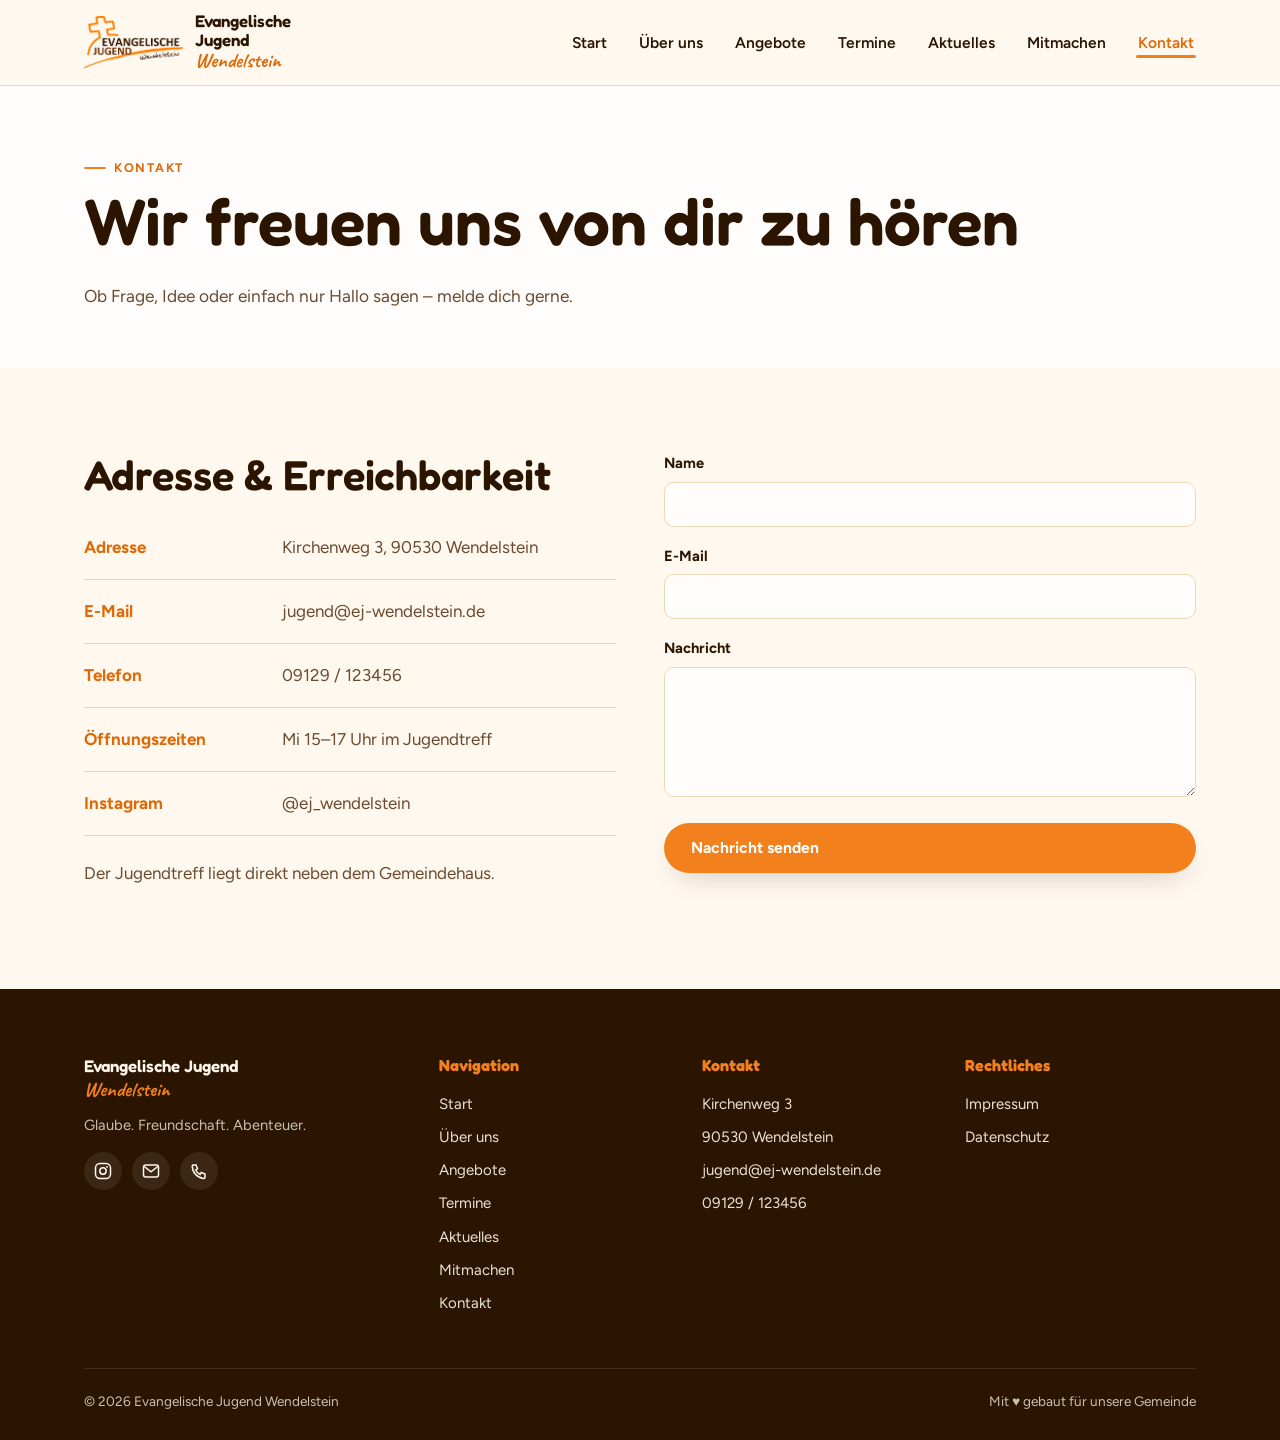
<file: kontakt.html>
<!doctype html>
<html lang="de">
<head>
<meta charset="UTF-8">
<meta name="viewport" content="width=device-width, initial-scale=1">
<title>Kontakt — Evangelische Jugend Wendelstein</title>
<link rel="icon" href="images/logo.png">
<link rel="preconnect" href="https://fonts.googleapis.com">
<link rel="preconnect" href="https://fonts.gstatic.com" crossorigin>
<link href="https://fonts.googleapis.com/css2?family=Fredoka:wght@500;600;700&family=Caveat:wght@600;700&family=Figtree:wght@400;500;600;700&display=swap" rel="stylesheet">
<link rel="stylesheet" href="css/style.css">
</head>
<body>

<header class="site-header" id="site-header-mount"></header>

<main>
  <section class="page-banner bg-paper">
    <div class="container">
      <p class="eyebrow" id="eyebrow"></p>
      <h1><span class="swoosh" id="title"></span></h1>
      <p class="lead" id="lead"></p>
    </div>
  </section>

  <section>
    <div class="container contact-grid">
      <div>
        <h2>Adresse &amp; Erreichbarkeit</h2>
        <div class="info-row"><div class="k">Adresse</div><div class="v" id="c-address"></div></div>
        <div class="info-row"><div class="k">E-Mail</div><div class="v" id="c-email"></div></div>
        <div class="info-row"><div class="k">Telefon</div><div class="v" id="c-phone"></div></div>
        <div class="info-row"><div class="k">Öffnungszeiten</div><div class="v" id="c-hours"></div></div>
        <div class="info-row"><div class="k">Instagram</div><div class="v" id="c-insta"></div></div>
        <p style="margin-top:24px;color:var(--brown-soft);" id="map-note"></p>
      </div>
      <form class="form-grid" onsubmit="event.preventDefault(); alert('Danke für deine Nachricht! (Platzhalter-Formular ohne Versand-Anbindung.)');">
        <div>
          <label for="k-name">Name</label>
          <input id="k-name" type="text" required>
        </div>
        <div>
          <label for="k-email">E-Mail</label>
          <input id="k-email" type="email" required>
        </div>
        <div>
          <label for="k-nachricht">Nachricht</label>
          <textarea id="k-nachricht" required></textarea>
        </div>
        <button type="submit" class="btn btn-primary">Nachricht senden</button>
      </form>
    </div>
  </section>
</main>

<footer class="site-footer" id="site-footer-mount"></footer>

<script src="js/main.js"></script>
<script>
ejwInit("kontakt.html", "", (content) => {
  const k = content.kontakt;
  const c = content.site.contact;
  document.getElementById("eyebrow").textContent = k.eyebrow;
  document.getElementById("title").textContent = k.title;
  document.getElementById("lead").textContent = k.lead;
  document.getElementById("c-address").textContent = c.address_line1 + ", " + c.address_line2;
  document.getElementById("c-email").textContent = c.email;
  document.getElementById("c-phone").textContent = c.phone;
  document.getElementById("c-hours").textContent = c.office_hours;
  document.getElementById("c-insta").textContent = c.instagram_handle;
  document.getElementById("map-note").textContent = k.map_note;
});
</script>
</body>
</html>
</file>
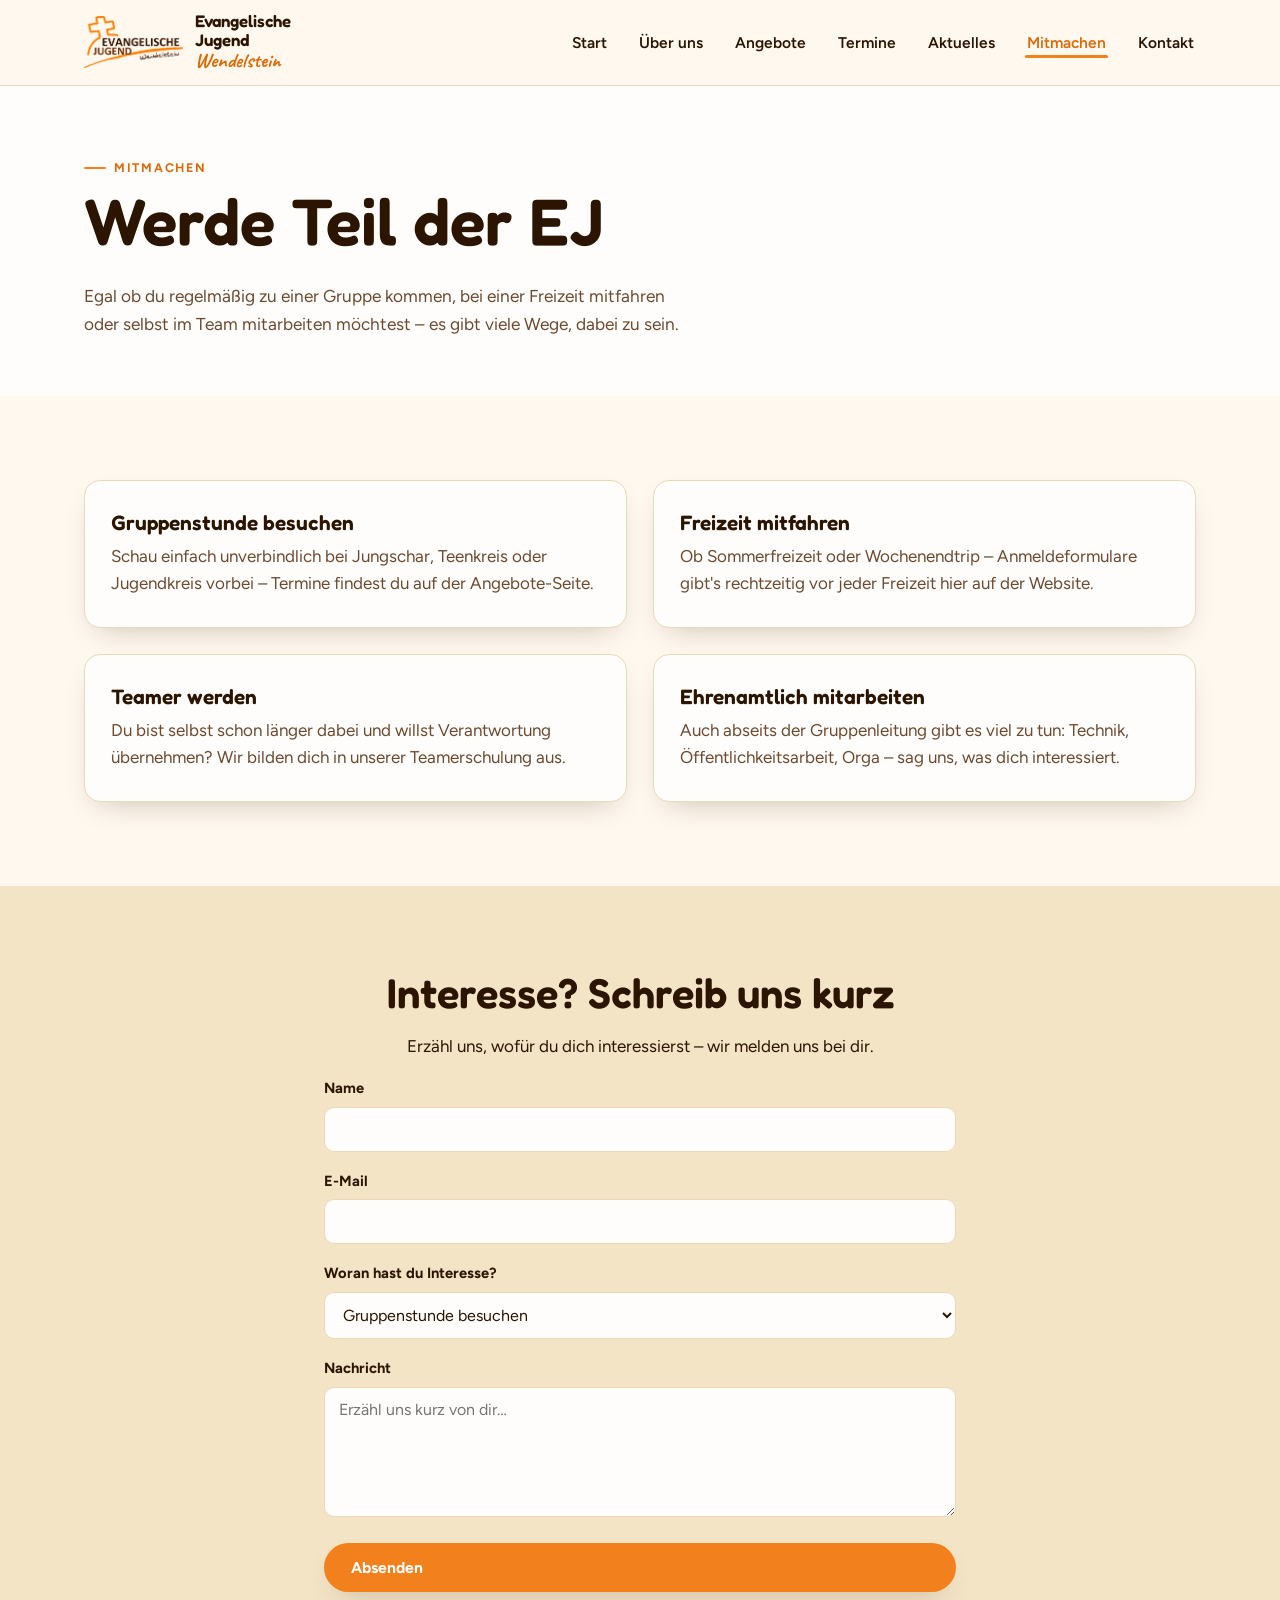
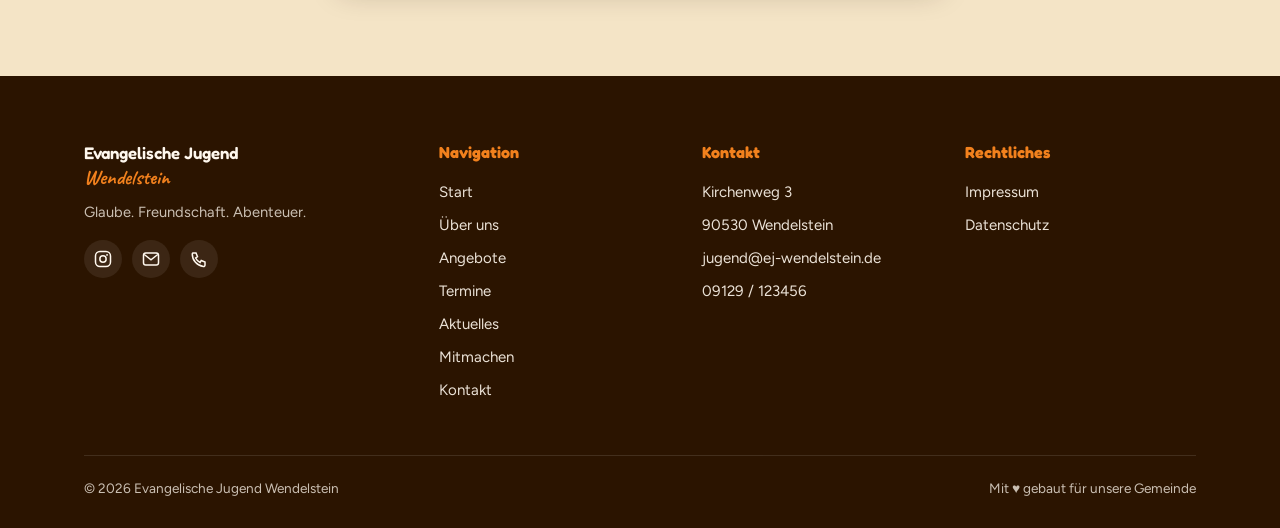
<file: mitmachen.html>
<!doctype html>
<html lang="de">
<head>
<meta charset="UTF-8">
<meta name="viewport" content="width=device-width, initial-scale=1">
<title>Mitmachen — Evangelische Jugend Wendelstein</title>
<link rel="icon" href="images/logo.png">
<link rel="preconnect" href="https://fonts.googleapis.com">
<link rel="preconnect" href="https://fonts.gstatic.com" crossorigin>
<link href="https://fonts.googleapis.com/css2?family=Fredoka:wght@500;600;700&family=Caveat:wght@600;700&family=Figtree:wght@400;500;600;700&display=swap" rel="stylesheet">
<link rel="stylesheet" href="css/style.css">
</head>
<body>

<header class="site-header" id="site-header-mount"></header>

<main>
  <section class="page-banner bg-paper">
    <div class="container">
      <p class="eyebrow" id="eyebrow"></p>
      <h1><span class="swoosh" id="title"></span></h1>
      <p class="lead" id="lead"></p>
    </div>
  </section>

  <section>
    <div class="container">
      <div class="grid grid-2" id="ways"></div>
    </div>
  </section>

  <section class="bg-sand">
    <div class="container" style="max-width:680px;">
      <h2 id="form-title" class="center"></h2>
      <p class="center" id="form-intro"></p>
      <form class="form-grid" onsubmit="event.preventDefault(); alert('Danke! (Dies ist ein Platzhalter-Formular ohne Versand-Anbindung.)');">
        <div>
          <label for="mm-name">Name</label>
          <input id="mm-name" type="text" required>
        </div>
        <div>
          <label for="mm-email">E-Mail</label>
          <input id="mm-email" type="email" required>
        </div>
        <div>
          <label for="mm-interesse">Woran hast du Interesse?</label>
          <select id="mm-interesse">
            <option>Gruppenstunde besuchen</option>
            <option>Freizeit mitfahren</option>
            <option>Teamer werden</option>
            <option>Ehrenamtlich mitarbeiten</option>
            <option>Sonstiges</option>
          </select>
        </div>
        <div>
          <label for="mm-nachricht">Nachricht</label>
          <textarea id="mm-nachricht" placeholder="Erzähl uns kurz von dir…"></textarea>
        </div>
        <button type="submit" class="btn btn-primary">Absenden</button>
      </form>
    </div>
  </section>
</main>

<footer class="site-footer" id="site-footer-mount"></footer>

<script src="js/main.js"></script>
<script>
ejwInit("mitmachen.html", "", (content) => {
  const m = content.mitmachen;
  document.getElementById("eyebrow").textContent = m.eyebrow;
  document.getElementById("title").textContent = m.title;
  document.getElementById("lead").textContent = m.lead;
  document.getElementById("ways").innerHTML = m.ways.map(w => `
    <div class="card"><h3>${w.title}</h3><p>${w.text}</p></div>
  `).join("");
  document.getElementById("form-title").textContent = m.form_title;
  document.getElementById("form-intro").textContent = m.form_intro;
});
</script>
</body>
</html>
</file>
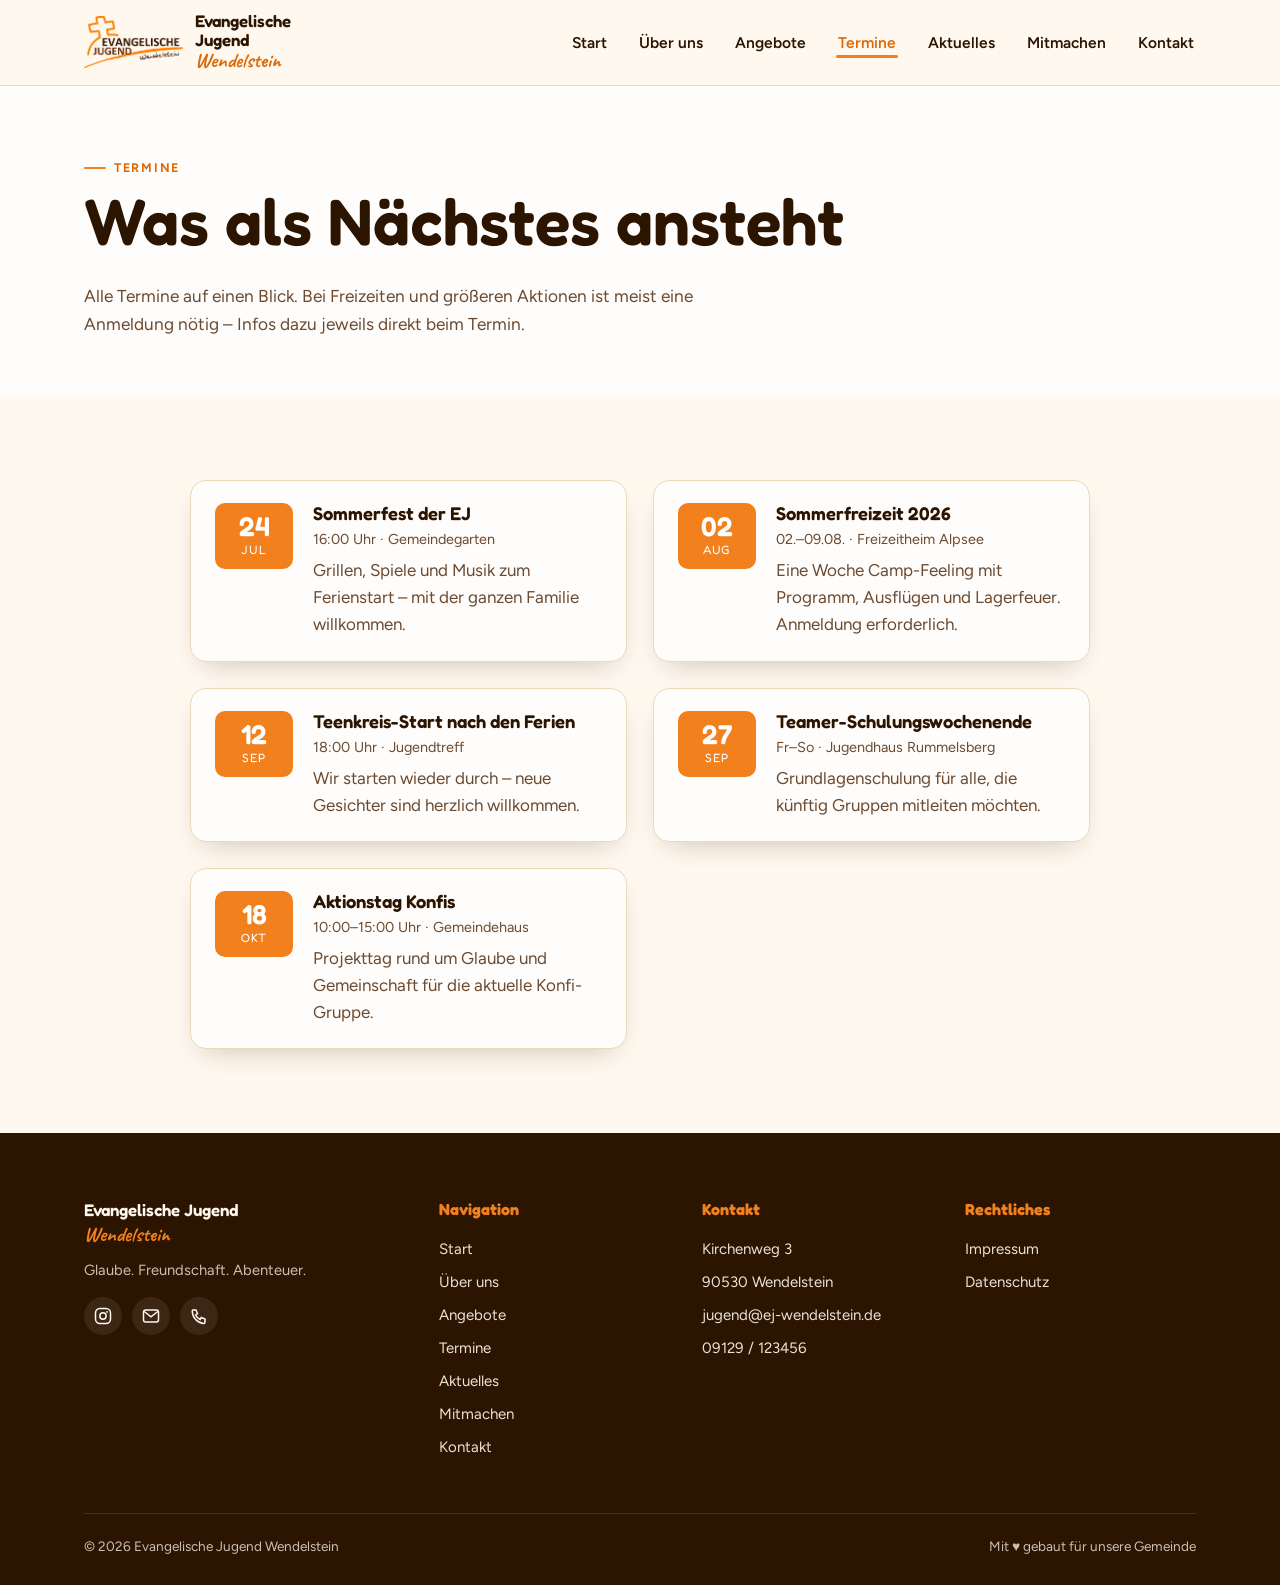
<file: termine.html>
<!doctype html>
<html lang="de">
<head>
<meta charset="UTF-8">
<meta name="viewport" content="width=device-width, initial-scale=1">
<title>Termine — Evangelische Jugend Wendelstein</title>
<link rel="icon" href="images/logo.png">
<link rel="preconnect" href="https://fonts.googleapis.com">
<link rel="preconnect" href="https://fonts.gstatic.com" crossorigin>
<link href="https://fonts.googleapis.com/css2?family=Fredoka:wght@500;600;700&family=Caveat:wght@600;700&family=Figtree:wght@400;500;600;700&display=swap" rel="stylesheet">
<link rel="stylesheet" href="css/style.css">
</head>
<body>

<header class="site-header" id="site-header-mount"></header>

<main>
  <section class="page-banner bg-paper">
    <div class="container">
      <p class="eyebrow" id="eyebrow"></p>
      <h1><span class="swoosh" id="title"></span></h1>
      <p class="lead" id="lead"></p>
    </div>
  </section>

  <section>
    <div class="container">
      <div class="grid grid-2" id="events" style="max-width:900px;margin:0 auto;"></div>
    </div>
  </section>
</main>

<footer class="site-footer" id="site-footer-mount"></footer>

<script src="js/main.js"></script>
<script>
ejwInit("termine.html", "", (content) => {
  const t = content.termine;
  document.getElementById("eyebrow").textContent = t.eyebrow;
  document.getElementById("title").textContent = t.title;
  document.getElementById("lead").textContent = t.lead;
  document.getElementById("events").innerHTML = t.events.map(e => `
    <div class="event-card">
      <div class="event-date">
        <div class="day">${e.day}</div>
        <div class="month">${e.month}</div>
      </div>
      <div class="event-body">
        <h3>${e.title}</h3>
        <div class="event-meta">${e.meta}</div>
        <p>${e.text}</p>
      </div>
    </div>
  `).join("");
});
</script>
</body>
</html>
</file>
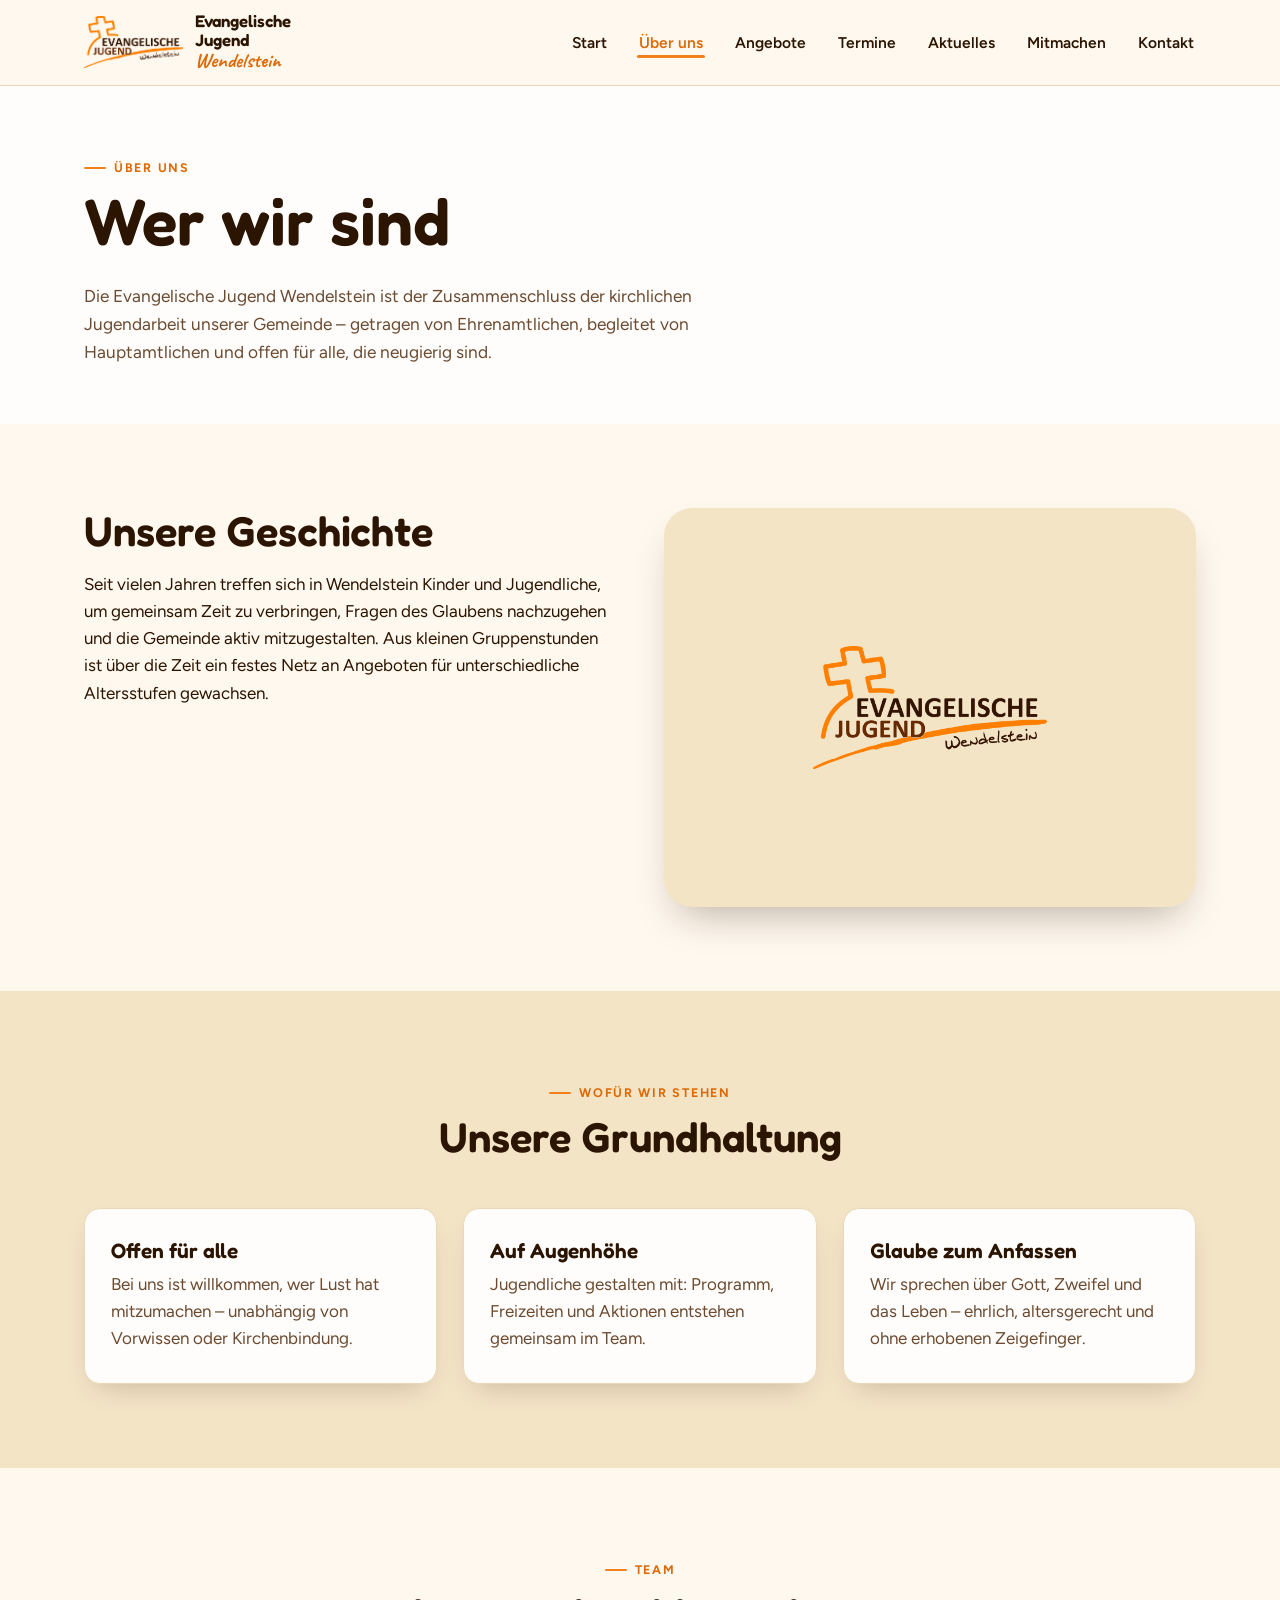
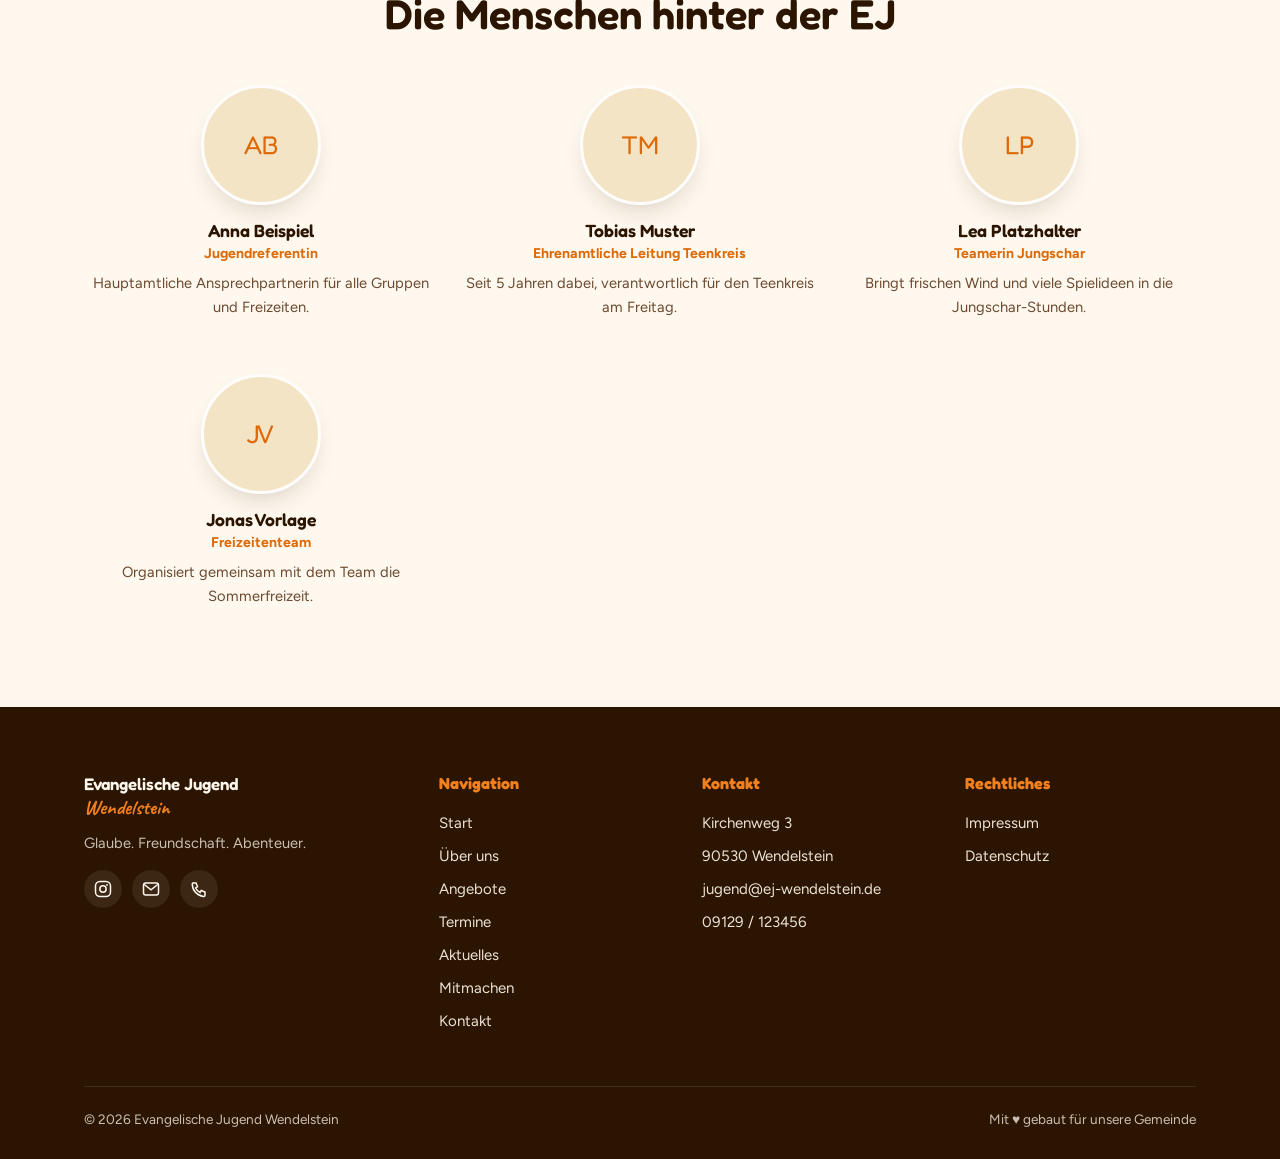
<file: ueber-uns.html>
<!doctype html>
<html lang="de">
<head>
<meta charset="UTF-8">
<meta name="viewport" content="width=device-width, initial-scale=1">
<title>Über uns — Evangelische Jugend Wendelstein</title>
<link rel="icon" href="images/logo.png">
<link rel="preconnect" href="https://fonts.googleapis.com">
<link rel="preconnect" href="https://fonts.gstatic.com" crossorigin>
<link href="https://fonts.googleapis.com/css2?family=Fredoka:wght@500;600;700&family=Caveat:wght@600;700&family=Figtree:wght@400;500;600;700&display=swap" rel="stylesheet">
<link rel="stylesheet" href="css/style.css">
</head>
<body>

<header class="site-header" id="site-header-mount"></header>

<main>
  <section class="page-banner bg-paper">
    <div class="container">
      <p class="eyebrow" id="eyebrow"></p>
      <h1><span class="swoosh" id="title"></span></h1>
      <p class="lead" id="lead"></p>
    </div>
  </section>

  <section>
    <div class="container contact-grid">
      <div>
        <h2 id="story-title"></h2>
        <p id="story-text"></p>
      </div>
      <div class="hero-art" style="aspect-ratio:4/3;">
        <img src="images/logo.png" alt="" style="width:44%;">
      </div>
    </div>
  </section>

  <section class="bg-sand">
    <div class="container">
      <div class="section-head center">
        <p class="eyebrow" id="values-eyebrow" style="justify-content:center"></p>
        <h2 id="values-title"></h2>
      </div>
      <div class="grid grid-3" id="values"></div>
    </div>
  </section>

  <section>
    <div class="container">
      <div class="section-head center">
        <p class="eyebrow" id="team-eyebrow" style="justify-content:center"></p>
        <h2 id="team-title"></h2>
      </div>
      <div class="grid grid-3" id="team" style="row-gap:40px;"></div>
    </div>
  </section>
</main>

<footer class="site-footer" id="site-footer-mount"></footer>

<script src="js/main.js"></script>
<script>
ejwInit("ueber-uns.html", "", (content) => {
  const u = content.ueberUns;
  document.getElementById("eyebrow").textContent = u.eyebrow;
  document.getElementById("title").textContent = u.title;
  document.getElementById("lead").textContent = u.lead;
  document.getElementById("story-title").textContent = u.story_title;
  document.getElementById("story-text").textContent = u.story_text;
  document.getElementById("values-eyebrow").textContent = u.values_eyebrow;
  document.getElementById("values-title").textContent = u.values_title;
  document.getElementById("values").innerHTML = u.values.map(v => `
    <div class="card"><h3>${v.title}</h3><p>${v.text}</p></div>
  `).join("");
  document.getElementById("team-eyebrow").textContent = u.team_eyebrow;
  document.getElementById("team-title").textContent = u.team_title;
  document.getElementById("team").innerHTML = u.team.map(m => `
    <div class="team-member">
      <div class="photo">${
        m.photo
          ? `<img src="${m.photo}" alt="${m.name}" style="width:100%;height:100%;object-fit:cover;border-radius:50%;">`
          : m.name.split(" ").map(n=>n[0]).join("")
      }</div>
      <h3>${m.name}</h3>
      <span class="role">${m.role}</span>
      <p>${m.bio}</p>
    </div>
  `).join("");
});
</script>
</body>
</html>
</file>
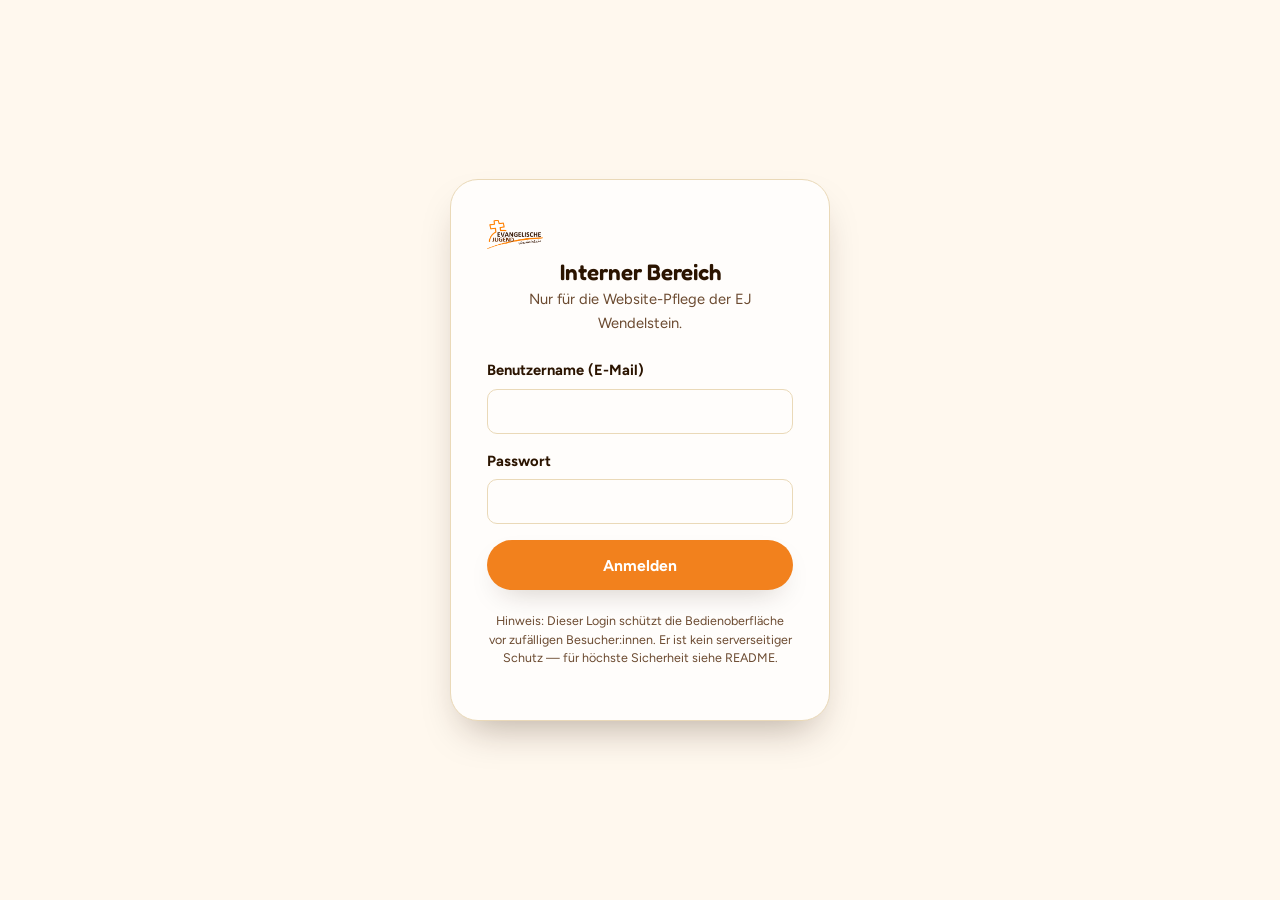
<file: intern/edit.html>
<!doctype html>
<html lang="de">
<head>
<meta charset="UTF-8">
<meta name="viewport" content="width=device-width, initial-scale=1">
<title>Interner Bereich — Inhalte bearbeiten</title>
<meta name="robots" content="noindex, nofollow">
<link rel="preconnect" href="https://fonts.googleapis.com">
<link rel="preconnect" href="https://fonts.gstatic.com" crossorigin>
<link href="https://fonts.googleapis.com/css2?family=Fredoka:wght@500;600;700&family=Caveat:wght@600;700&family=Figtree:wght@400;500;600;700&display=swap" rel="stylesheet">
<link rel="stylesheet" href="../css/style.css">
<link rel="stylesheet" href="../css/editor.css">
</head>
<body style="background:var(--cream);">

<!-- ============ LOGIN-BILDSCHIRM ============ -->
<div id="loginGate" class="login-gate">
  <form id="loginForm" class="login-card">
    <img src="../images/logo.png" alt="" style="width:56px;margin-bottom:10px;">
    <h1>Interner Bereich</h1>
    <p class="login-hint">Nur für die Website-Pflege der EJ Wendelstein.</p>
    <div class="field-row">
      <label for="loginUser">Benutzername (E-Mail)</label>
      <input id="loginUser" type="email" autocomplete="username" required>
    </div>
    <div class="field-row">
      <label for="loginPass">Passwort</label>
      <input id="loginPass" type="password" autocomplete="current-password" required>
    </div>
    <button type="submit" class="btn btn-primary" style="width:100%;justify-content:center;">Anmelden</button>
    <p id="loginError" class="login-error" hidden>Benutzername oder Passwort ist falsch.</p>
    <p class="login-footnote">
      Hinweis: Dieser Login schützt die Bedienoberfläche vor zufälligen Besucher:innen.
      Er ist kein serverseitiger Schutz — für höchste Sicherheit siehe README.
    </p>
  </form>
</div>

<!-- ============ EDITOR (erst nach Login sichtbar) ============ -->
<div id="editorRoot" hidden>

<div class="editor-toolbar">
  <strong>🔒 Interner Bereich · EJ Wendelstein</strong>
  <button class="mini-btn primary" id="btnSavePreview">Vorschau in diesem Browser speichern</button>
  <button class="mini-btn" id="btnResetPreview">Vorschau zurücksetzen</button>
  <button class="mini-btn" id="btnDownload">content.json herunterladen</button>
  <button class="mini-btn" id="btnLogout">Abmelden</button>
  <span class="status" id="statusText">Änderungen noch nicht gespeichert</span>
</div>

<div class="editor-shell">
  <div class="editor-header">
    <h1>Website-Baukasten</h1>
    <a href="../index.html" target="_blank" class="mini-btn">Website in neuem Tab öffnen ↗</a>
  </div>

  <div class="editor-warning">
    <strong>Diese Seite ist nirgends verlinkt</strong> und jetzt zusätzlich mit Login geschützt.
    Für noch mehr Sicherheit siehe den Hinweis in der README.<br><br>
    <strong>So funktioniert das Speichern:</strong> "Vorschau speichern" zeigt Änderungen sofort auf der Website —
    aber nur in <em>diesem</em> Browser. Damit alle Besucher:innen sie sehen, lade unten die
    <code>content.json</code> herunter und ersetze die Datei auf deinem Webspace (z. B. per FTP oder GitHub-Upload).
  </div>

  <div class="tabs" id="tabs"></div>
  <div id="panels"></div>
</div>

</div><!-- /editorRoot -->

<script>
/* =========================================================
   LOGIN
   Es wird kein Klartext-Passwort im Code gespeichert, sondern
   nur der SHA-256-Hash von "benutzername:passwort". Das ist
   kein Ersatz für echten Serverschutz (siehe README), aber
   deutlich besser als ein Passwort im Klartext im Quelltext.
   ========================================================= */
const AUTH_HASH = "df8d56109acdee2ea19f79a83e668331732cf1dd83c520c91ba7f593aea533ce";
const AUTH_SESSION_KEY = "ejw_auth_session";
const MAX_ATTEMPTS = 5;
const LOCK_MS = 30000;
let failedAttempts = 0;
let lockedUntil = 0;

async function sha256Hex(text){
  const enc = new TextEncoder().encode(text);
  const buf = await crypto.subtle.digest("SHA-256", enc);
  return Array.from(new Uint8Array(buf)).map(b => b.toString(16).padStart(2,"0")).join("");
}

function showEditor(){
  document.getElementById("loginGate").style.display = "none";
  document.getElementById("editorRoot").hidden = false;
  init();
}

document.getElementById("loginForm").addEventListener("submit", async (e) => {
  e.preventDefault();
  const errorEl = document.getElementById("loginError");
  errorEl.hidden = true;

  if(Date.now() < lockedUntil){
    errorEl.textContent = "Zu viele Fehlversuche. Bitte kurz warten und erneut versuchen.";
    errorEl.hidden = false;
    return;
  }

  const user = document.getElementById("loginUser").value.trim().toLowerCase();
  const pass = document.getElementById("loginPass").value;
  const hash = await sha256Hex(`${user}:${pass}`);

  if(hash === AUTH_HASH){
    failedAttempts = 0;
    sessionStorage.setItem(AUTH_SESSION_KEY, "1");
    showEditor();
  } else {
    failedAttempts++;
    errorEl.textContent = "Benutzername oder Passwort ist falsch.";
    errorEl.hidden = false;
    if(failedAttempts >= MAX_ATTEMPTS){
      lockedUntil = Date.now() + LOCK_MS;
      errorEl.textContent = "Zu viele Fehlversuche. Bitte 30 Sekunden warten.";
    }
  }
});

if(sessionStorage.getItem(AUTH_SESSION_KEY) === "1"){
  showEditor();
}

/* =========================================================
   EDITOR-LOGIK
   ========================================================= */
const STORAGE_KEY = "ejw_content_override";
let state = null;

/* ---------- Pfad-Helfer ---------- */
function getByPath(obj, path){
  return path.split(".").reduce((o,k)=> (o==null ? o : o[k]), obj);
}
function setByPath(obj, path, value){
  const keys = path.split(".");
  let o = obj;
  for(let i=0;i<keys.length-1;i++){ o = o[keys[i]]; }
  o[keys[keys.length-1]] = value;
}

/* ---------- Feld-Erzeugung ---------- */
function fileToDataUrl(file){
  return new Promise((resolve, reject) => {
    const reader = new FileReader();
    reader.onload = () => resolve(reader.result);
    reader.onerror = reject;
    reader.readAsDataURL(file);
  });
}

function makeField(labelText, path, opts={}){
  const wrap = document.createElement("div");
  wrap.className = "field-row";
  const label = document.createElement("label");
  label.textContent = labelText;
  wrap.append(label);

  if(opts.type === "image"){
    const preview = document.createElement("img");
    preview.className = "image-preview";
    const current = getByPath(state, path);
    preview.src = current || "../images/logo.png";
    preview.style.opacity = current ? "1" : ".35";

    const row = document.createElement("div");
    row.className = "image-field-row";
    const fileInput = document.createElement("input");
    fileInput.type = "file";
    fileInput.accept = "image/*";
    fileInput.addEventListener("change", async () => {
      const file = fileInput.files[0];
      if(!file) return;
      const dataUrl = await fileToDataUrl(file);
      setByPath(state, path, dataUrl);
      preview.src = dataUrl;
      preview.style.opacity = "1";
      markDirty();
    });
    const clearBtn = document.createElement("button");
    clearBtn.type = "button";
    clearBtn.className = "mini-btn danger";
    clearBtn.textContent = "Zurücksetzen";
    clearBtn.addEventListener("click", () => {
      setByPath(state, path, null);
      preview.src = "../images/logo.png";
      preview.style.opacity = ".35";
      markDirty();
    });
    row.append(fileInput, clearBtn);
    wrap.append(preview, row);
    return wrap;
  }

  if(opts.type === "checkbox"){
    wrap.classList.add("checkbox-row");
    const input = document.createElement("input");
    input.type = "checkbox";
    input.checked = getByPath(state, path) !== false;
    input.addEventListener("change", () => {
      setByPath(state, path, input.checked);
      markDirty();
    });
    wrap.innerHTML = "";
    wrap.append(input, label);
    return wrap;
  }

  if(opts.type === "color"){
    const input = document.createElement("input");
    input.type = "color";
    input.value = getByPath(state, path) || "#F2811D";
    input.addEventListener("input", () => {
      setByPath(state, path, input.value);
      markDirty();
    });
    wrap.append(input);
    return wrap;
  }

  let input;
  if(opts.type === "textarea"){
    input = document.createElement("textarea");
    if(opts.rows) input.rows = opts.rows;
  } else {
    input = document.createElement("input");
    input.type = opts.type || "text";
  }
  input.value = getByPath(state, path) ?? "";
  input.addEventListener("input", (e) => {
    setByPath(state, path, e.target.value);
    markDirty();
  });
  wrap.append(input);
  return wrap;
}

function sectionBlock(titleText){
  const block = document.createElement("div");
  block.className = "edit-block";
  const h2 = document.createElement("h2");
  h2.textContent = titleText;
  block.append(h2);
  return block;
}

/* ---------- Wiederholbare Listen (Karten, Events, Team, …) ---------- */
function repeatableList(container, arrayPath, fieldDefs, labelFn, blankItem){
  const listWrap = document.createElement("div");
  container.append(listWrap);

  function draw(){
    listWrap.innerHTML = "";
    const arr = getByPath(state, arrayPath);
    arr.forEach((item, idx) => {
      const card = document.createElement("div");
      card.className = "edit-item";
      const head = document.createElement("div");
      head.className = "edit-item-head";
      const strong = document.createElement("strong");
      strong.textContent = labelFn(item, idx);

      const btnGroup = document.createElement("div");
      btnGroup.style.display = "flex";
      btnGroup.style.gap = "6px";

      const upBtn = document.createElement("button");
      upBtn.type = "button";
      upBtn.className = "mini-btn";
      upBtn.textContent = "↑";
      upBtn.disabled = idx === 0;
      upBtn.title = "Nach oben verschieben";
      upBtn.addEventListener("click", () => {
        [arr[idx-1], arr[idx]] = [arr[idx], arr[idx-1]];
        markDirty();
        draw();
      });

      const downBtn = document.createElement("button");
      downBtn.type = "button";
      downBtn.className = "mini-btn";
      downBtn.textContent = "↓";
      downBtn.disabled = idx === arr.length - 1;
      downBtn.title = "Nach unten verschieben";
      downBtn.addEventListener("click", () => {
        [arr[idx+1], arr[idx]] = [arr[idx], arr[idx+1]];
        markDirty();
        draw();
      });

      const removeBtn = document.createElement("button");
      removeBtn.type = "button";
      removeBtn.className = "mini-btn danger";
      removeBtn.textContent = "Entfernen";
      removeBtn.addEventListener("click", () => {
        if(confirm("Diesen Eintrag wirklich entfernen?")){
          arr.splice(idx, 1);
          markDirty();
          draw();
        }
      });

      btnGroup.append(upBtn, downBtn, removeBtn);
      head.append(strong, btnGroup);
      card.append(head);

      const grid = document.createElement("div");
      grid.className = "field-grid-2";
      fieldDefs.forEach(fd => {
        const f = makeField(fd.label, `${arrayPath}.${idx}.${fd.key}`, { type: fd.type, rows: fd.rows });
        if(fd.wide) f.style.gridColumn = "1 / -1";
        grid.append(f);
      });
      card.append(grid);
      listWrap.append(card);
    });

    const addBtn = document.createElement("button");
    addBtn.type = "button";
    addBtn.className = "mini-btn primary";
    addBtn.textContent = "+ Eintrag hinzufügen";
    addBtn.addEventListener("click", () => {
      arr.push({ ...blankItem });
      markDirty();
      draw();
    });
    listWrap.append(addBtn);
  }
  draw();
}

/* ---------- Dirty-Status ---------- */
function markDirty(){
  document.getElementById("statusText").textContent = "Ungespeicherte Änderungen";
}

/* ---------- Tabs ---------- */
const TABS = [
  { id: "design", label: "Design & Logo" },
  { id: "website", label: "Website & Kontakt" },
  { id: "home", label: "Startseite" },
  { id: "ueberuns", label: "Über uns" },
  { id: "angebote", label: "Angebote" },
  { id: "termine", label: "Termine" },
  { id: "aktuelles", label: "Aktuelles" },
  { id: "mitmachen", label: "Mitmachen" },
  { id: "kontakt", label: "Kontakt-Seite" },
  { id: "recht", label: "Impressum & Datenschutz" },
];

function buildTabs(){
  const tabsEl = document.getElementById("tabs");
  const panelsEl = document.getElementById("panels");
  tabsEl.innerHTML = "";
  panelsEl.innerHTML = "";
  TABS.forEach((t, i) => {
    const btn = document.createElement("button");
    btn.className = "tab-btn" + (i === 0 ? " active" : "");
    btn.textContent = t.label;
    btn.addEventListener("click", () => {
      document.querySelectorAll(".tab-btn").forEach(b => b.classList.remove("active"));
      document.querySelectorAll(".tab-panel").forEach(p => p.classList.remove("active"));
      btn.classList.add("active");
      document.getElementById("panel-" + t.id).classList.add("active");
    });
    tabsEl.append(btn);

    const panel = document.createElement("div");
    panel.className = "tab-panel" + (i === 0 ? " active" : "");
    panel.id = "panel-" + t.id;
    panelsEl.append(panel);
  });
}

/* ---------- Panel-Inhalte ---------- */
function buildDesignPanel(panel){
  const b1 = sectionBlock("Farben");
  const colorRow = document.createElement("div");
  colorRow.className = "field-grid-2";
  colorRow.append(makeField("Hauptfarbe (Orange)", "site.theme.primary", { type: "color" }));
  colorRow.append(makeField("Hauptfarbe dunkel (Hover)", "site.theme.primaryDeep", { type: "color" }));
  b1.append(colorRow);
  panel.append(b1);

  const b2 = sectionBlock("Logo");
  b2.append(makeField("Logo-Bild (ersetzt das Standard-Logo überall auf der Website)", "site.logoImage", { type: "image" }));
  panel.append(b2);

  const b3 = sectionBlock("Startseiten-Bild");
  b3.append(makeField("Bild im Hero-Bereich der Startseite", "home.hero_image", { type: "image" }));
  panel.append(b3);

  const b4 = sectionBlock("Abschnitte der Startseite ein-/ausblenden");
  b4.append(makeField("Zitat-Abschnitt anzeigen", "home.show_statement", { type: "checkbox" }));
  b4.append(makeField("Banner „Lust reinzuschnuppern?“ anzeigen", "home.show_cta_banner", { type: "checkbox" }));
  panel.append(b4);
}

function buildWebsitePanel(panel){
  const b1 = sectionBlock("Allgemein");
  b1.append(makeField("Name der Website", "site.name"));
  b1.append(makeField("Kurzname", "site.shortName"));
  b1.append(makeField("Slogan", "site.tagline"));
  panel.append(b1);

  const b2 = sectionBlock("Kontaktdaten (werden in Fußzeile & Kontaktseite genutzt)");
  b2.append(makeField("Adresse Zeile 1", "site.contact.address_line1"));
  b2.append(makeField("Adresse Zeile 2", "site.contact.address_line2"));
  b2.append(makeField("E-Mail", "site.contact.email"));
  b2.append(makeField("Telefon", "site.contact.phone"));
  b2.append(makeField("Öffnungszeiten", "site.contact.office_hours"));
  b2.append(makeField("Instagram-Link", "site.contact.instagram"));
  b2.append(makeField("Instagram-Anzeigename", "site.contact.instagram_handle"));
  panel.append(b2);

  const b3 = sectionBlock("Navigation (Menüpunkte oben & im Footer)");
  repeatableList(b3, "site.nav",
    [ { key: "label", label: "Menütext" }, { key: "href", label: "Ziel-Datei (z. B. index.html)" } ],
    (item) => item.label || "Menüpunkt",
    { label: "Neuer Punkt", href: "index.html" }
  );
  panel.append(b3);
}

function buildHomePanel(panel){
  const b1 = sectionBlock("Hero-Bereich (ganz oben)");
  b1.append(makeField("Eyebrow (kleiner Text über der Überschrift)", "home.hero_eyebrow"));
  b1.append(makeField("Überschrift", "home.hero_title"));
  b1.append(makeField("Beschreibungstext", "home.hero_lead", { type: "textarea", rows: 3 }));
  b1.append(makeField("Button 1 Text", "home.hero_cta_primary"));
  b1.append(makeField("Button 2 Text", "home.hero_cta_secondary"));
  panel.append(b1);

  const b2 = sectionBlock("Drei Karten „Was wir machen“");
  b2.append(makeField("Eyebrow", "home.intro_eyebrow"));
  b2.append(makeField("Überschrift", "home.intro_title"));
  repeatableList(b2, "home.offer_cards",
    [ { key: "icon", label: "Emoji/Icon" }, { key: "title", label: "Titel" }, { key: "text", label: "Text", type: "textarea", wide: true } ],
    (item) => item.title || "Karte",
    { icon: "✨", title: "Neuer Titel", text: "" }
  );
  panel.append(b2);

  const b3 = sectionBlock("Zitat-Bereich (Design-Tab zum Ein-/Ausblenden)");
  b3.append(makeField("Zitat", "home.statement_quote", { type: "textarea", rows: 2 }));
  b3.append(makeField("Quelle", "home.statement_cite"));
  panel.append(b3);

  const b4 = sectionBlock("Termine-Vorschau");
  b4.append(makeField("Eyebrow", "home.events_eyebrow"));
  b4.append(makeField("Überschrift", "home.events_title"));
  b4.append(makeField("Button-Text", "home.events_cta"));
  panel.append(b4);

  const b5 = sectionBlock("Banner am Seitenende (Design-Tab zum Ein-/Ausblenden)");
  b5.append(makeField("Überschrift", "home.cta_banner_title"));
  b5.append(makeField("Text", "home.cta_banner_text", { type: "textarea", rows: 2 }));
  b5.append(makeField("Button-Text", "home.cta_banner_button"));
  panel.append(b5);
}

function buildUeberUnsPanel(panel){
  const b1 = sectionBlock("Kopfbereich");
  b1.append(makeField("Eyebrow", "ueberUns.eyebrow"));
  b1.append(makeField("Überschrift", "ueberUns.title"));
  b1.append(makeField("Einleitungstext", "ueberUns.lead", { type: "textarea", rows: 3 }));
  panel.append(b1);

  const b2 = sectionBlock("Geschichte");
  b2.append(makeField("Titel", "ueberUns.story_title"));
  b2.append(makeField("Text", "ueberUns.story_text", { type: "textarea", rows: 5 }));
  panel.append(b2);

  const b3 = sectionBlock("Grundhaltung / Werte");
  b3.append(makeField("Eyebrow", "ueberUns.values_eyebrow"));
  b3.append(makeField("Überschrift", "ueberUns.values_title"));
  repeatableList(b3, "ueberUns.values",
    [ { key: "title", label: "Titel" }, { key: "text", label: "Text", type: "textarea", wide: true } ],
    (item) => item.title || "Wert",
    { title: "Neuer Wert", text: "" }
  );
  panel.append(b3);

  const b4 = sectionBlock("Team");
  b4.append(makeField("Eyebrow", "ueberUns.team_eyebrow"));
  b4.append(makeField("Überschrift", "ueberUns.team_title"));
  repeatableList(b4, "ueberUns.team",
    [
      { key: "photo", label: "Foto", type: "image", wide: true },
      { key: "name", label: "Name" },
      { key: "role", label: "Rolle" },
      { key: "bio", label: "Kurzbeschreibung", type: "textarea", wide: true },
    ],
    (item) => item.name || "Teammitglied",
    { name: "Neuer Name", role: "", bio: "", photo: null }
  );
  panel.append(b4);
}

function buildAngebotePanel(panel){
  const b1 = sectionBlock("Kopfbereich");
  b1.append(makeField("Eyebrow", "angebote.eyebrow"));
  b1.append(makeField("Überschrift", "angebote.title"));
  b1.append(makeField("Einleitungstext", "angebote.lead", { type: "textarea", rows: 2 }));
  panel.append(b1);

  const b2 = sectionBlock("Gruppen & Angebote");
  repeatableList(b2, "angebote.groups",
    [
      { key: "title", label: "Titel" },
      { key: "tag", label: "Altersangabe" },
      { key: "time", label: "Zeit" },
      { key: "place", label: "Ort" },
      { key: "text", label: "Beschreibung", type: "textarea", wide: true },
    ],
    (item) => item.title || "Angebot",
    { title: "Neues Angebot", tag: "", time: "", place: "", text: "" }
  );
  panel.append(b2);
}

function buildTerminePanel(panel){
  const b1 = sectionBlock("Kopfbereich");
  b1.append(makeField("Eyebrow", "termine.eyebrow"));
  b1.append(makeField("Überschrift", "termine.title"));
  b1.append(makeField("Einleitungstext", "termine.lead", { type: "textarea", rows: 2 }));
  panel.append(b1);

  const b2 = sectionBlock("Termine (die ersten 3 erscheinen auch auf der Startseite)");
  repeatableList(b2, "termine.events",
    [
      { key: "day", label: "Tag (z. B. 24)" },
      { key: "month", label: "Monat (z. B. Jul)" },
      { key: "title", label: "Titel" },
      { key: "meta", label: "Uhrzeit / Ort" },
      { key: "text", label: "Beschreibung", type: "textarea", wide: true },
    ],
    (item) => item.title || "Termin",
    { day: "01", month: "Jan", title: "Neuer Termin", meta: "", text: "" }
  );
  panel.append(b2);
}

function buildAktuellesPanel(panel){
  const b1 = sectionBlock("Kopfbereich");
  b1.append(makeField("Eyebrow", "aktuelles.eyebrow"));
  b1.append(makeField("Überschrift", "aktuelles.title"));
  b1.append(makeField("Einleitungstext", "aktuelles.lead", { type: "textarea", rows: 2 }));
  panel.append(b1);

  const b2 = sectionBlock("Beiträge");
  repeatableList(b2, "aktuelles.posts",
    [
      { key: "date", label: "Datum" },
      { key: "title", label: "Titel" },
      { key: "excerpt", label: "Kurztext", type: "textarea", wide: true },
    ],
    (item) => item.title || "Beitrag",
    { date: "", title: "Neuer Beitrag", excerpt: "" }
  );
  panel.append(b2);
}

function buildMitmachenPanel(panel){
  const b1 = sectionBlock("Kopfbereich");
  b1.append(makeField("Eyebrow", "mitmachen.eyebrow"));
  b1.append(makeField("Überschrift", "mitmachen.title"));
  b1.append(makeField("Einleitungstext", "mitmachen.lead", { type: "textarea", rows: 2 }));
  panel.append(b1);

  const b2 = sectionBlock("Wege mitzumachen");
  repeatableList(b2, "mitmachen.ways",
    [ { key: "title", label: "Titel" }, { key: "text", label: "Text", type: "textarea", wide: true } ],
    (item) => item.title || "Eintrag",
    { title: "Neuer Weg", text: "" }
  );
  panel.append(b2);

  const b3 = sectionBlock("Formular-Texte");
  b3.append(makeField("Formular-Überschrift", "mitmachen.form_title"));
  b3.append(makeField("Formular-Einleitung", "mitmachen.form_intro", { type: "textarea", rows: 2 }));
  panel.append(b3);
}

function buildKontaktPanel(panel){
  const b1 = sectionBlock("Kontakt-Seite");
  b1.append(makeField("Eyebrow", "kontakt.eyebrow"));
  b1.append(makeField("Überschrift", "kontakt.title"));
  b1.append(makeField("Einleitungstext", "kontakt.lead", { type: "textarea", rows: 2 }));
  b1.append(makeField("Hinweis zur Lage", "kontakt.map_note", { type: "textarea", rows: 2 }));
  panel.append(b1);

  const hint = document.createElement("p");
  hint.style.color = "var(--brown-soft)";
  hint.style.fontSize = ".9rem";
  hint.textContent = "Adresse, E-Mail, Telefon & Öffnungszeiten werden im Tab „Website & Kontakt“ gepflegt, damit sie überall einheitlich sind.";
  panel.append(hint);
}

function buildRechtPanel(panel){
  const b1 = sectionBlock("Impressum");
  b1.append(makeField("Titel", "impressum.title"));
  b1.append(makeField("Inhalt", "impressum.body", { type: "textarea", rows: 10 }));
  panel.append(b1);

  const b2 = sectionBlock("Datenschutzerklärung");
  b2.append(makeField("Titel", "datenschutz.title"));
  b2.append(makeField("Inhalt", "datenschutz.body", { type: "textarea", rows: 10 }));
  panel.append(b2);

  const hint = document.createElement("p");
  hint.style.color = "var(--brown-soft)";
  hint.style.fontSize = ".9rem";
  hint.textContent = "Bitte vor Veröffentlichung von einer fachkundigen Person prüfen lassen (Kirchengemeinde/Landeskirche haben oft Musterformulierungen).";
  panel.append(hint);
}

/* ---------- Init ---------- */
async function init(){
  buildTabs();
  try {
    const localRaw = localStorage.getItem(STORAGE_KEY);
    if(localRaw){
      state = JSON.parse(localRaw);
      document.getElementById("statusText").textContent = "Lokale Vorschau geladen";
    } else {
      const res = await fetch("../content.json", { cache: "no-store" });
      state = await res.json();
      document.getElementById("statusText").textContent = "Original content.json geladen";
    }
    if(!state.site.theme) state.site.theme = { primary: "#F2811D", primaryDeep: "#DD6A08" };
  } catch(e){
    alert("content.json konnte nicht geladen werden. Bitte diese Seite über einen lokalen/echten Webserver öffnen, nicht per Doppelklick.");
    console.error(e);
    return;
  }

  buildDesignPanel(document.getElementById("panel-design"));
  buildWebsitePanel(document.getElementById("panel-website"));
  buildHomePanel(document.getElementById("panel-home"));
  buildUeberUnsPanel(document.getElementById("panel-ueberuns"));
  buildAngebotePanel(document.getElementById("panel-angebote"));
  buildTerminePanel(document.getElementById("panel-termine"));
  buildAktuellesPanel(document.getElementById("panel-aktuelles"));
  buildMitmachenPanel(document.getElementById("panel-mitmachen"));
  buildKontaktPanel(document.getElementById("panel-kontakt"));
  buildRechtPanel(document.getElementById("panel-recht"));

  document.getElementById("btnSavePreview").addEventListener("click", () => {
    localStorage.setItem(STORAGE_KEY, JSON.stringify(state));
    document.getElementById("statusText").textContent = "Vorschau gespeichert ✓ — öffne die Website in diesem Browser, um sie zu sehen";
  });

  document.getElementById("btnResetPreview").addEventListener("click", () => {
    if(confirm("Lokale Vorschau löschen? Die Website zeigt danach wieder die echte content.json.")){
      localStorage.removeItem(STORAGE_KEY);
      document.getElementById("statusText").textContent = "Vorschau zurückgesetzt";
    }
  });

  document.getElementById("btnDownload").addEventListener("click", () => {
    const blob = new Blob([JSON.stringify(state, null, 2)], { type: "application/json" });
    const url = URL.createObjectURL(blob);
    const a = document.createElement("a");
    a.href = url;
    a.download = "content.json";
    a.click();
    URL.revokeObjectURL(url);
    document.getElementById("statusText").textContent = "content.json heruntergeladen — jetzt auf den Webspace hochladen";
  });

  document.getElementById("btnLogout").addEventListener("click", () => {
    sessionStorage.removeItem(AUTH_SESSION_KEY);
    location.reload();
  });
}
</script>
</body>
</html>
</file>
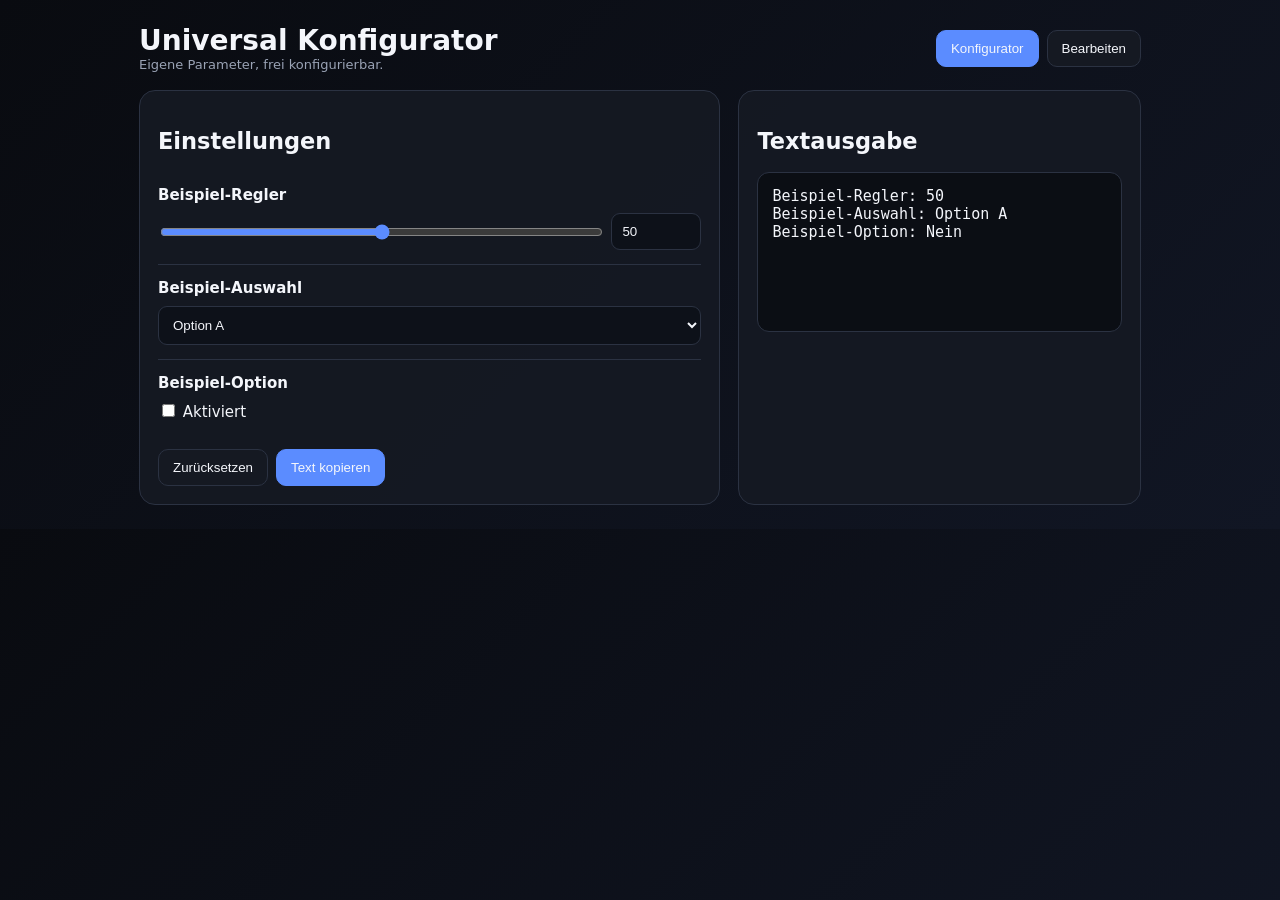
<file: intern/universal_konfigurator.html>
<!DOCTYPE html>
<html lang="de">
<head>
<meta charset="UTF-8">
<meta name="viewport" content="width=device-width, initial-scale=1.0">
<title>Universal Konfigurator</title>
<style>
:root{--bg:#0b0d12;--card:#151922;--card2:#1c2130;--text:#f4f6fb;--muted:#9aa3b5;--accent:#5b8cff;--danger:#ff5d6c;--border:#2b3242}
*{box-sizing:border-box}body{margin:0;background:linear-gradient(135deg,#090b10,#111624);color:var(--text);font:15px system-ui,-apple-system,Segoe UI,sans-serif}
.wrap{max-width:1050px;margin:auto;padding:24px}.top{display:flex;justify-content:space-between;align-items:center;gap:12px;flex-wrap:wrap}
h1{margin:0;font-size:28px}.tabs{display:flex;gap:8px}.tab,.btn{border:1px solid var(--border);background:var(--card);color:var(--text);padding:10px 14px;border-radius:10px;cursor:pointer}.tab.active,.btn.primary{background:var(--accent);border-color:var(--accent)}
.grid{display:grid;grid-template-columns:1.3fr .9fr;gap:18px;margin-top:18px}.card{background:rgba(21,25,34,.94);border:1px solid var(--border);border-radius:16px;padding:18px}
.field{padding:14px 0;border-bottom:1px solid var(--border)}.field:last-child{border-bottom:0}.label{display:flex;justify-content:space-between;gap:10px;margin-bottom:9px;font-weight:650}.muted{color:var(--muted);font-size:13px}
input[type=text],input[type=number],select,textarea{width:100%;background:#0d1119;color:var(--text);border:1px solid var(--border);border-radius:9px;padding:10px}
input[type=range]{width:100%;accent-color:var(--accent)}.rangeRow{display:grid;grid-template-columns:1fr 90px;gap:10px;align-items:center}
.actions{display:flex;gap:8px;flex-wrap:wrap;margin-top:14px}.danger{background:transparent;color:#ff7884;border-color:#63313a}
.editorItem{background:var(--card2);border:1px solid var(--border);border-radius:12px;padding:12px;margin:10px 0}.editorHead{display:flex;justify-content:space-between;gap:8px;align-items:center}
.modal{position:fixed;inset:0;background:#0009;display:none;align-items:center;justify-content:center;padding:18px}.modal.open{display:flex}.modalBox{width:min(680px,100%);max-height:90vh;overflow:auto;background:var(--card);border:1px solid var(--border);border-radius:16px;padding:18px}
.formgrid{display:grid;grid-template-columns:1fr 1fr;gap:10px}.full{grid-column:1/-1}.hidden{display:none}
pre{white-space:pre-wrap;word-break:break-word;background:#0b0e14;border:1px solid var(--border);border-radius:12px;padding:14px;min-height:160px}
.smallBtns{display:flex;gap:6px}.smallBtns button{padding:7px 9px}
@media(max-width:760px){.grid{grid-template-columns:1fr}.formgrid{grid-template-columns:1fr}.full{grid-column:auto}}
</style>
</head>
<body>
<div class="wrap">
  <div class="top">
    <div><h1>Universal Konfigurator</h1><div class="muted">Eigene Parameter, frei konfigurierbar.</div></div>
    <div class="tabs">
      <button class="tab active" id="configTab">Konfigurator</button>
      <button class="tab" id="editTab">Bearbeiten</button>
    </div>
  </div>

  <section id="configView" class="grid">
    <div class="card">
      <h2>Einstellungen</h2>
      <div id="controls"></div>
      <div class="actions">
        <button class="btn" id="resetBtn">Zurücksetzen</button>
        <button class="btn primary" id="copyBtn">Text kopieren</button>
      </div>
    </div>
    <div class="card">
      <h2>Textausgabe</h2>
      <pre id="output"></pre>
    </div>
  </section>

  <section id="editView" class="card" style="display:none;margin-top:18px">
    <div class="top">
      <div><h2 style="margin:0">Bearbeitungsmodus</h2><div class="muted">Lege selbst fest, welche Einstellungen der Konfigurator enthält.</div></div>
      <button class="btn primary" id="addBtn">+ Parameter</button>
    </div>
    <div id="editor"></div>
    <div class="actions">
      <button class="btn" id="exportBtn">Export JSON</button>
      <button class="btn" id="importBtn">Import JSON</button>
      <button class="btn danger" id="clearBtn">Alles löschen</button>
      <input id="fileInput" type="file" accept=".json" class="hidden">
    </div>
  </section>
</div>

<div class="modal" id="modal">
  <div class="modalBox">
    <h2 id="modalTitle">Parameter hinzufügen</h2>
    <div class="formgrid">
      <div class="full"><label>Name</label><input id="fName" type="text" placeholder="z. B. Lautstärke"></div>
      <div><label>Typ</label>
        <select id="fType">
          <option value="slider">Schieberegler</option>
          <option value="select">Dropdown</option>
          <option value="checkbox">Checkbox</option>
          <option value="text">Textfeld</option>
          <option value="number">Zahl</option>
        </select>
      </div>
      <div><label>Einheit</label><input id="fUnit" type="text" placeholder="z. B. %"></div>
      <div id="sliderMin"><label>Minimum</label><input id="fMin" type="number" value="0"></div>
      <div id="sliderMax"><label>Maximum</label><input id="fMax" type="number" value="100"></div>
      <div id="sliderStep"><label>Schrittweite</label><input id="fStep" type="number" value="1"></div>
      <div id="defaultField"><label>Standardwert</label><input id="fDefault" type="text" value=""></div>
      <div id="optionsField" class="full"><label>Dropdown-Optionen <span class="muted">(eine pro Zeile)</span></label><textarea id="fOptions" rows="5" placeholder="Option A&#10;Option B&#10;Option C"></textarea></div>
    </div>
    <div class="actions">
      <button class="btn primary" id="saveBtn">Speichern</button>
      <button class="btn" id="cancelBtn">Abbrechen</button>
    </div>
  </div>
</div>

<script>
const KEY="universal-configurator-v1";
const starter=[
 {id:crypto.randomUUID(),name:"Beispiel-Regler",type:"slider",unit:"",min:0,max:100,step:1,default:"50"},
 {id:crypto.randomUUID(),name:"Beispiel-Auswahl",type:"select",unit:"",options:["Option A","Option B","Option C"],default:"Option A"},
 {id:crypto.randomUUID(),name:"Beispiel-Option",type:"checkbox",unit:"",default:"false"}
];
let data=JSON.parse(localStorage.getItem(KEY)||"null")||starter;
let values={}; let editing=null;

function save(){localStorage.setItem(KEY,JSON.stringify(data))}
function initValues(){data.forEach(p=>{if(values[p.id]===undefined) values[p.id]=p.default ?? (p.type==="checkbox"?"false":"")})}
function esc(s){return String(s??"").replace(/[&<>"']/g,m=>({"&":"&amp;","<":"&lt;",">":"&gt;",'"':"&quot;","'":"&#039;"}[m]))}

function renderControls(){
 initValues(); const root=document.getElementById("controls"); root.innerHTML="";
 data.forEach(p=>{
   const d=document.createElement("div");d.className="field";
   let control="";
   if(p.type==="slider") control=`<div class="rangeRow"><input id="v-${p.id}" type="range" min="${esc(p.min)}" max="${esc(p.max)}" step="${esc(p.step)}" value="${esc(values[p.id])}"><input id="n-${p.id}" type="number" min="${esc(p.min)}" max="${esc(p.max)}" step="${esc(p.step)}" value="${esc(values[p.id])}"></div>`;
   if(p.type==="select") control=`<select id="v-${p.id}">${(p.options||[]).map(o=>`<option ${String(o)===String(values[p.id])?"selected":""}>${esc(o)}</option>`).join("")}</select>`;
   if(p.type==="checkbox") control=`<label><input id="v-${p.id}" type="checkbox" ${String(values[p.id])==="true"?"checked":""}> Aktiviert</label>`;
   if(p.type==="text") control=`<input id="v-${p.id}" type="text" value="${esc(values[p.id])}">`;
   if(p.type==="number") control=`<input id="v-${p.id}" type="number" value="${esc(values[p.id])}">`;
   d.innerHTML=`<div class="label"><span>${esc(p.name)}</span><span class="muted">${esc(p.unit||"")}</span></div>${control}`;
   root.appendChild(d);
   const input=d.querySelector("#v-"+p.id);
   if(input) input.addEventListener("input",()=>{values[p.id]=p.type==="checkbox"?String(input.checked):input.value;if(p.type==="slider")d.querySelector("#n-"+p.id).value=input.value;renderOutput()});
   if(p.type==="slider") d.querySelector("#n-"+p.id).addEventListener("input",e=>{values[p.id]=e.target.value;input.value=e.target.value;renderOutput()});
 });
 renderOutput();
}
function renderOutput(){
 document.getElementById("output").textContent=data.map(p=>{
   let v=values[p.id]; if(p.type==="checkbox") v=String(v)==="true"?"Ja":"Nein";
   return `${p.name}: ${v}${p.unit?" "+p.unit:""}`;
 }).join("\n");
}
function renderEditor(){
 const root=document.getElementById("editor");root.innerHTML="";
 if(!data.length){root.innerHTML='<p class="muted">Noch keine Parameter angelegt.</p>';return}
 data.forEach((p,i)=>{
  const d=document.createElement("div");d.className="editorItem";
  d.innerHTML=`<div class="editorHead"><div><b>${esc(p.name)}</b><div class="muted">${esc(p.type)}${p.unit?" · "+esc(p.unit):""}</div></div>
  <div class="smallBtns"><button class="btn" data-act="up" data-i="${i}">↑</button><button class="btn" data-act="down" data-i="${i}">↓</button><button class="btn" data-act="edit" data-i="${i}">Bearbeiten</button><button class="btn danger" data-act="del" data-i="${i}">Löschen</button></div></div>`;
  root.appendChild(d);
 });
 root.querySelectorAll("button").forEach(b=>b.onclick=()=>{let i=+b.dataset.i,a=b.dataset.act;
   if(a==="edit")openModal(data[i]);
   if(a==="del"&&confirm("Parameter wirklich löschen?")){data.splice(i,1);save();renderAll()}
   if(a==="up"&&i>0){[data[i-1],data[i]]=[data[i],data[i-1]];save();renderAll()}
   if(a==="down"&&i<data.length-1){[data[i+1],data[i]]=[data[i],data[i+1]];save();renderAll()}
 });
}
function renderAll(){renderControls();renderEditor()}
function updateFormVisibility(){
 const t=document.getElementById("fType").value, slider=t==="slider"||t==="number";
 ["sliderMin","sliderMax","sliderStep"].forEach(id=>document.getElementById(id).style.display=t==="slider"?"block":"none");
 document.getElementById("optionsField").style.display=t==="select"?"block":"none";
 document.getElementById("defaultField").style.display="block";
}
function openModal(p=null){
 editing=p?.id||null;document.getElementById("modalTitle").textContent=p?"Parameter bearbeiten":"Parameter hinzufügen";
 document.getElementById("fName").value=p?.name||"";document.getElementById("fType").value=p?.type||"slider";document.getElementById("fUnit").value=p?.unit||"";
 document.getElementById("fMin").value=p?.min??0;document.getElementById("fMax").value=p?.max??100;document.getElementById("fStep").value=p?.step??1;
 document.getElementById("fDefault").value=p?.default??"";document.getElementById("fOptions").value=(p?.options||[]).join("\n");
 updateFormVisibility();document.getElementById("modal").classList.add("open");
}
function closeModal(){document.getElementById("modal").classList.remove("open");editing=null}
document.getElementById("fType").onchange=updateFormVisibility;
document.getElementById("addBtn").onclick=()=>openModal();
document.getElementById("cancelBtn").onclick=closeModal;
document.getElementById("saveBtn").onclick=()=>{
 const type=document.getElementById("fType").value,name=document.getElementById("fName").value.trim();
 if(!name){alert("Bitte einen Namen eingeben.");return}
 let p={id:editing||crypto.randomUUID(),name,type,unit:document.getElementById("fUnit").value.trim(),default:document.getElementById("fDefault").value};
 if(type==="slider"){p.min=+document.getElementById("fMin").value;p.max=+document.getElementById("fMax").value;p.step=+document.getElementById("fStep").value;p.default=p.default||String(p.min)}
 if(type==="select"){p.options=document.getElementById("fOptions").value.split("\n").map(x=>x.trim()).filter(Boolean);if(!p.options.length){alert("Mindestens eine Option anlegen.");return}p.default=p.default||p.options[0]}
 if(type==="checkbox")p.default=document.getElementById("fDefault").value==="true"?"true":"false";
 if(editing){const i=data.findIndex(x=>x.id===editing);data[i]=p}else data.push(p);
 values[p.id]=p.default;save();closeModal();renderAll();
};
document.getElementById("resetBtn").onclick=()=>{data.forEach(p=>values[p.id]=p.default??"");renderControls()};
document.getElementById("copyBtn").onclick=async()=>{await navigator.clipboard.writeText(document.getElementById("output").textContent);alert("Text kopiert.")};
document.getElementById("clearBtn").onclick=()=>{if(confirm("Alle selbst angelegten Parameter löschen?")){data=[];values={};save();renderAll()}};
document.getElementById("exportBtn").onclick=()=>{
 const blob=new Blob([JSON.stringify(data,null,2)],{type:"application/json"}),a=document.createElement("a");a.href=URL.createObjectURL(blob);a.download="konfiguration.json";a.click();URL.revokeObjectURL(a.href)
};
document.getElementById("importBtn").onclick=()=>document.getElementById("fileInput").click();
document.getElementById("fileInput").onchange=e=>{
 const f=e.target.files[0];if(!f)return;const r=new FileReader();r.onload=()=>{try{const x=JSON.parse(r.result);if(!Array.isArray(x))throw 0;data=x;values={};save();renderAll()}catch{alert("Ungültige JSON-Datei.")}};r.readAsText(f)
};
document.getElementById("configTab").onclick=()=>{document.getElementById("configView").style.display="grid";document.getElementById("editView").style.display="none";document.getElementById("configTab").classList.add("active");document.getElementById("editTab").classList.remove("active")};
document.getElementById("editTab").onclick=()=>{document.getElementById("configView").style.display="none";document.getElementById("editView").style.display="block";document.getElementById("editTab").classList.add("active");document.getElementById("configTab").classList.remove("active")};
renderAll();
</script>
</body>
</html>
</file>
<file: css/style.css>
/* =========================================================
   EJ Wendelstein — Design Tokens
   Farben direkt aus dem Logo abgeleitet: warmes Orange,
   tiefes Braun, cremiger Untergrund. Handschrift-Akzent
   (Caveat) spielt auf den Schwung-Strich im Logo an.
   ========================================================= */
:root{
  --cream:      #FFF8EE;
  --paper:      #FFFDFB;
  --sand:       #F4E4C6;
  --orange:     #F2811D;
  --orange-deep:#DD6A08;
  --brown:      #2B1400;
  --brown-soft: #6B4A30;
  --line:       #EAD9B8;

  --font-display: "Fredoka", "Baloo 2", sans-serif;
  --font-hand:    "Caveat", cursive;
  --font-body:    "Figtree", "Work Sans", sans-serif;

  --radius-lg: 28px;
  --radius-md: 16px;
  --radius-sm: 10px;

  --shadow-soft: 0 12px 30px -14px rgba(43,20,0,0.28);
  --shadow-lift: 0 20px 40px -16px rgba(43,20,0,0.35);

  --maxw: 1160px;
}

*,*::before,*::after{ box-sizing:border-box; }
html{ scroll-behavior:smooth; }
body{
  margin:0;
  background:var(--cream);
  color:var(--brown);
  font-family:var(--font-body);
  font-size:17px;
  line-height:1.6;
  -webkit-font-smoothing:antialiased;
}
img{ max-width:100%; display:block; }
a{ color:inherit; text-decoration:none; }
ul{ margin:0; padding:0; list-style:none; }
button{ font-family:inherit; cursor:pointer; }

.container{
  max-width:var(--maxw);
  margin:0 auto;
  padding:0 24px;
}

h1,h2,h3{
  font-family:var(--font-display);
  font-weight:600;
  color:var(--brown);
  margin:0 0 .4em;
  line-height:1.12;
}
h1{ font-size:clamp(2.4rem, 5.5vw, 4.1rem); }
h2{ font-size:clamp(1.8rem, 3.4vw, 2.6rem); }
h3{ font-size:1.3rem; }
p{ margin:0 0 1em; }

.eyebrow{
  display:inline-flex;
  align-items:center;
  gap:8px;
  font-family:var(--font-body);
  font-weight:700;
  text-transform:uppercase;
  letter-spacing:.14em;
  font-size:.78rem;
  color:var(--orange-deep);
  margin-bottom:.9em;
}
.eyebrow::before{
  content:"";
  width:22px; height:2px;
  background:var(--orange);
  border-radius:2px;
}

.hand{
  font-family:var(--font-hand);
  font-weight:700;
}

/* --- signature swoosh underline, echoes the logo's stroke --- */
.swoosh{
  display:inline-block;
  position:relative;
}
.swoosh::after{
  content:"";
  position:absolute;
  left:-4%; right:-4%; bottom:-.12em;
  height:.34em;
  background:url("data:image/svg+xml;utf8,<svg xmlns='http://www.w3.org/2000/svg' viewBox='0 0 200 20' preserveAspectRatio='none'><path d='M2 14 C 40 4, 80 18, 120 8 S 190 4, 198 10' stroke='%23F2811D' stroke-width='7' fill='none' stroke-linecap='round'/></svg>") no-repeat center/100% 100%;
  z-index:-1;
}

.divider-swoosh{
  width:180px; height:22px; margin:0 auto;
  background:url("data:image/svg+xml;utf8,<svg xmlns='http://www.w3.org/2000/svg' viewBox='0 0 200 20'><path d='M2 14 C 40 4, 80 18, 120 8 S 190 4, 198 10' stroke='%23F2811D' stroke-width='7' fill='none' stroke-linecap='round'/></svg>") no-repeat center/contain;
}

/* ---------- Buttons ---------- */
.btn{
  display:inline-flex;
  align-items:center;
  gap:.5em;
  padding:.85em 1.6em;
  border-radius:999px;
  font-weight:700;
  font-size:.98rem;
  border:2px solid transparent;
  transition:transform .18s ease, box-shadow .18s ease, background .18s ease, color .18s ease;
}
.btn-primary{
  background:var(--orange);
  color:#fff;
  box-shadow:var(--shadow-soft);
}
.btn-primary:hover{ background:var(--orange-deep); transform:translateY(-2px); box-shadow:var(--shadow-lift); }
.btn-outline{
  background:transparent;
  border-color:var(--brown);
  color:var(--brown);
}
.btn-outline:hover{ background:var(--brown); color:var(--cream); transform:translateY(-2px); }
.btn-outline.on-dark{ border-color:var(--cream); color:var(--cream); }
.btn-outline.on-dark:hover{ background:var(--cream); color:var(--brown); }

/* ---------- Header ---------- */
.site-header{
  position:sticky; top:0; z-index:50;
  background:rgba(255,248,238,.9);
  backdrop-filter:blur(8px);
  border-bottom:1px solid var(--line);
}
.site-header .container{
  display:flex; align-items:center; justify-content:space-between;
  padding-top:12px; padding-bottom:12px;
}
.brand{ display:flex; align-items:center; gap:12px; }
.brand img{ height:52px; width:auto; }
.brand-text{
  font-family:var(--font-display);
  font-weight:600;
  font-size:1.05rem;
  color:var(--brown);
  line-height:1.15;
}
.brand-text .hand{ display:block; color:var(--orange-deep); font-size:1.3rem; margin-top:-2px; }

.main-nav ul{ display:flex; gap:28px; align-items:center; }
.main-nav a{
  font-weight:600;
  font-size:.97rem;
  position:relative;
  padding:6px 2px;
}
.main-nav a::after{
  content:"";
  position:absolute; left:0; right:100%; bottom:0;
  height:3px; border-radius:3px;
  background:var(--orange);
  transition:right .25s ease;
}
.main-nav a:hover::after,
.main-nav a.active::after{ right:0; }
.main-nav a.active{ color:var(--orange-deep); }

.nav-toggle{
  display:none;
  background:none; border:none;
  width:42px; height:42px;
  border-radius:12px;
  align-items:center; justify-content:center;
}
.nav-toggle span, .nav-toggle span::before, .nav-toggle span::after{
  content:""; display:block;
  width:22px; height:2.5px; background:var(--brown); border-radius:2px;
  position:relative; transition:.2s;
}
.nav-toggle span::before{ position:absolute; top:-7px; }
.nav-toggle span::after{ position:absolute; top:7px; }

@media (max-width: 860px){
  .nav-toggle{ display:flex; }
  .main-nav{
    position:fixed; inset:0 0 0 auto;
    width:78%; max-width:340px;
    background:var(--paper);
    padding:100px 28px 40px;
    transform:translateX(100%);
    transition:transform .3s ease;
    box-shadow:var(--shadow-lift);
  }
  .main-nav.open{ transform:translateX(0); }
  .main-nav ul{ flex-direction:column; align-items:flex-start; gap:22px; }
  .main-nav a{ font-size:1.1rem; }
  .nav-scrim{
    position:fixed; inset:0; background:rgba(43,20,0,.35);
    opacity:0; pointer-events:none; transition:opacity .3s ease; z-index:40;
  }
  .nav-scrim.show{ opacity:1; pointer-events:auto; }
}

/* ---------- Hero ---------- */
.hero{
  position:relative;
  overflow:hidden;
  padding:88px 0 96px;
}
.hero .container{
  display:grid;
  grid-template-columns:1.1fr .9fr;
  gap:48px;
  align-items:center;
}
.hero-cross{
  position:absolute;
  opacity:.06;
  right:-60px; top:-40px;
  width:520px;
  transform:rotate(8deg);
  pointer-events:none;
}
.hero h1{ margin-bottom:.3em; }
.hero .lead{
  font-size:1.15rem;
  color:var(--brown-soft);
  max-width:46ch;
  margin-bottom:1.6em;
}
.hero-actions{ display:flex; gap:16px; flex-wrap:wrap; }
.hero-art{
  position:relative;
  aspect-ratio:1/1;
  border-radius:var(--radius-lg);
  background:var(--sand);
  display:flex; align-items:center; justify-content:center;
  box-shadow:var(--shadow-lift);
}
.hero-art img{ width:52%; }

@media (max-width: 860px){
  .hero .container{ grid-template-columns:1fr; }
  .hero-art{ order:-1; max-width:280px; margin:0 auto; }
}

/* ---------- Sections ---------- */
section{ padding:84px 0; }
.section-head{ max-width:640px; margin-bottom:48px; }
.section-head.center{ margin-left:auto; margin-right:auto; text-align:center; }

.bg-paper{ background:var(--paper); }
.bg-sand{ background:var(--sand); }
.bg-brown{ background:var(--brown); color:var(--cream); }
.bg-brown h2, .bg-brown h3{ color:var(--cream); }
.bg-brown .eyebrow{ color:var(--orange); }

/* ---------- Cards ---------- */
.grid{ display:grid; gap:26px; }
.grid-3{ grid-template-columns:repeat(3,1fr); }
.grid-2{ grid-template-columns:repeat(2,1fr); }
@media (max-width:860px){
  .grid-3, .grid-2{ grid-template-columns:1fr; }
}

.card{
  background:var(--paper);
  border-radius:var(--radius-md);
  padding:30px 26px;
  box-shadow:var(--shadow-soft);
  border:1px solid var(--line);
  position:relative;
}
.card .icon{
  width:52px; height:52px;
  border-radius:14px;
  background:var(--orange);
  color:#fff;
  display:flex; align-items:center; justify-content:center;
  font-size:1.5rem;
  margin-bottom:18px;
}
.card h3{ margin-bottom:.4em; }
.card p{ color:var(--brown-soft); margin-bottom:0; }
.card .tag{
  display:inline-block;
  font-family:var(--font-hand);
  font-weight:700;
  font-size:1.15rem;
  color:var(--orange-deep);
}

/* Event card */
.event-card{
  display:flex; gap:20px;
  background:var(--paper);
  border:1px solid var(--line);
  border-radius:var(--radius-md);
  padding:22px 24px;
  box-shadow:var(--shadow-soft);
  align-items:flex-start;
}
.event-date{
  flex:0 0 auto;
  width:78px; text-align:center;
  background:var(--orange);
  color:#fff;
  border-radius:var(--radius-sm);
  padding:10px 6px;
  font-family:var(--font-display);
}
.event-date .day{ font-size:1.7rem; font-weight:600; line-height:1; }
.event-date .month{ font-size:.75rem; text-transform:uppercase; letter-spacing:.08em; }
.event-body h3{ margin-bottom:.25em; font-size:1.15rem; }
.event-meta{ font-size:.9rem; color:var(--brown-soft); margin-bottom:.4em; }
.event-body p{ color:var(--brown-soft); margin-bottom:0; }

/* Quote / statement */
.statement{
  text-align:center;
  padding:90px 0;
}
.statement blockquote{
  font-family:var(--font-hand);
  font-size:clamp(1.8rem,4vw,2.9rem);
  font-weight:700;
  max-width:820px;
  margin:0 auto 20px;
  line-height:1.3;
}
.statement cite{ font-style:normal; opacity:.75; font-size:.95rem; }

/* Team */
.team-member{ text-align:center; }
.team-member .photo{
  width:120px; height:120px; border-radius:50%;
  background:var(--sand);
  margin:0 auto 16px;
  display:flex; align-items:center; justify-content:center;
  font-family:var(--font-display); font-size:1.6rem; color:var(--orange-deep);
  border:3px solid var(--paper);
  box-shadow:var(--shadow-soft);
}
.team-member h3{ margin-bottom:.1em; font-size:1.1rem; }
.team-member .role{ color:var(--orange-deep); font-weight:700; font-size:.88rem; margin-bottom:.5em; display:block; }
.team-member p{ color:var(--brown-soft); font-size:.92rem; }

/* Timeline / list rows */
.info-row{
  display:flex; gap:18px; padding:18px 0;
  border-bottom:1px solid var(--line);
}
.info-row:last-child{ border-bottom:none; }
.info-row .k{ flex:0 0 180px; font-weight:700; color:var(--orange-deep); }
.info-row .v{ color:var(--brown-soft); }

/* Post / news card */
.post-card{
  background:var(--paper);
  border-radius:var(--radius-md);
  overflow:hidden;
  border:1px solid var(--line);
  box-shadow:var(--shadow-soft);
}
.post-card .thumb{
  aspect-ratio:16/10; background:var(--sand);
  display:flex; align-items:center; justify-content:center;
  color:var(--orange-deep); font-family:var(--font-hand); font-size:1.4rem;
}
.post-card .body{ padding:22px 22px 26px; }
.post-card .date{ font-size:.82rem; color:var(--brown-soft); margin-bottom:.5em; }

/* Form */
.form-grid{ display:grid; gap:18px; }
label{ font-weight:700; font-size:.92rem; display:block; margin-bottom:6px; }
input, textarea, select{
  width:100%;
  padding:12px 14px;
  border-radius:var(--radius-sm);
  border:1.5px solid var(--line);
  background:var(--paper);
  font-family:var(--font-body);
  font-size:1rem;
  color:var(--brown);
}
input:focus, textarea:focus, select:focus{
  outline:3px solid rgba(242,129,29,.35);
  border-color:var(--orange);
}
textarea{ min-height:130px; resize:vertical; }

/* Contact split */
.contact-grid{
  display:grid; grid-template-columns:1fr 1fr; gap:48px; align-items:start;
}
@media (max-width:860px){ .contact-grid{ grid-template-columns:1fr; } }

/* CTA banner */
.cta-banner{
  border-radius:var(--radius-lg);
  background:var(--orange);
  color:#fff;
  padding:56px 44px;
  display:flex; align-items:center; justify-content:space-between;
  gap:24px; flex-wrap:wrap;
}
.cta-banner h2{ color:#fff; margin-bottom:.2em; }
.cta-banner p{ margin-bottom:0; opacity:.92; }

/* ---------- Footer ---------- */
.site-footer{
  background:var(--brown);
  color:var(--cream);
  padding:64px 0 28px;
}
.footer-grid{
  display:grid; grid-template-columns:1.4fr 1fr 1fr 1fr; gap:32px;
  margin-bottom:44px;
}
@media (max-width:860px){ .footer-grid{ grid-template-columns:1fr 1fr; } }
.footer-grid h4{
  font-family:var(--font-display); font-size:1rem; margin:0 0 14px; color:var(--orange);
}
.footer-grid li{ margin-bottom:9px; font-size:.94rem; opacity:.9; }
.footer-grid a:hover{ text-decoration:underline; }
.footer-brand .brand-text{ color:var(--cream); }
.footer-brand .hand{ color:var(--orange); }
.footer-brand p{ opacity:.75; font-size:.92rem; margin-top:12px; max-width:32ch; }
.social-row{ display:flex; gap:10px; margin-top:14px; }
.social-row a{
  width:38px; height:38px; border-radius:50%;
  background:rgba(255,255,255,.08);
  display:flex; align-items:center; justify-content:center;
  transition:background .2s;
}
.social-row a:hover{ background:var(--orange); }
.footer-bottom{
  border-top:1px solid rgba(255,255,255,.15);
  padding-top:22px;
  display:flex; justify-content:space-between; flex-wrap:wrap; gap:12px;
  font-size:.85rem; opacity:.75;
}

/* Utility */
.mt-0{ margin-top:0; }
.center{ text-align:center; }
.visually-hidden{
  position:absolute; width:1px; height:1px; overflow:hidden; clip:rect(0,0,0,0); white-space:nowrap;
}
:focus-visible{ outline:3px solid var(--orange-deep); outline-offset:2px; }

@media (prefers-reduced-motion: reduce){
  *{ animation:none !important; transition:none !important; scroll-behavior:auto !important; }
}

/* Simple page banner (for inner pages) */
.page-banner{
  padding:64px 0 40px;
  position:relative;
}
.page-banner .eyebrow{ margin-bottom:.5em; }
.page-banner p.lead{ color:var(--brown-soft); max-width:56ch; font-size:1.08rem; }

/* Loading skeleton for content-loader */
[data-content]:empty::before{
  content:"…";
  opacity:.35;
}
</file>
<file: css/editor.css>
/* Styles nur für den internen Bearbeitungsbereich */
.editor-shell{ max-width:980px; margin:0 auto; padding:40px 24px 100px; }
.editor-header{
  display:flex; align-items:center; justify-content:space-between; gap:20px;
  flex-wrap:wrap; margin-bottom:28px;
}
.editor-header h1{ font-size:1.6rem; margin:0; }
.editor-warning{
  background:#FFF1DE; border:1px solid var(--orange); color:var(--brown);
  border-radius:var(--radius-sm); padding:14px 18px; font-size:.92rem; margin-bottom:26px;
}
.editor-toolbar{
  position:sticky; top:0; z-index:20;
  background:var(--brown); color:var(--cream);
  padding:14px 24px; display:flex; gap:12px; flex-wrap:wrap; align-items:center;
  border-radius:0 0 var(--radius-md) var(--radius-md);
  margin-bottom:30px;
}
.editor-toolbar .status{ font-size:.85rem; opacity:.8; margin-left:auto; }
.tabs{ display:flex; flex-wrap:wrap; gap:8px; margin-bottom:26px; }
.tab-btn{
  padding:9px 16px; border-radius:999px; border:1.5px solid var(--line);
  background:var(--paper); font-weight:700; font-size:.88rem; color:var(--brown-soft);
}
.tab-btn.active{ background:var(--orange); border-color:var(--orange); color:#fff; }
.tab-panel{ display:none; }
.tab-panel.active{ display:block; }
.edit-block{
  background:var(--paper); border:1px solid var(--line); border-radius:var(--radius-md);
  padding:24px; margin-bottom:22px; box-shadow:var(--shadow-soft);
}
.edit-block h2{ font-size:1.15rem; margin-bottom:16px; }
.edit-block .field-row{ margin-bottom:16px; }
.edit-block .field-row:last-child{ margin-bottom:0; }
.edit-item{
  border:1px dashed var(--line); border-radius:var(--radius-sm);
  padding:16px 16px 18px; margin-bottom:14px; background:var(--cream);
}
.edit-item-head{
  display:flex; align-items:center; justify-content:space-between; margin-bottom:10px;
}
.mini-btn{
  border-radius:999px; padding:7px 14px; font-size:.82rem; font-weight:700;
  background:var(--sand); border:1px solid var(--line); color:var(--brown);
}
.mini-btn.danger{ background:#FBE3DA; border-color:#E8A98E; color:#8A3312; }
.mini-btn.primary{ background:var(--orange); border-color:var(--orange); color:#fff; }
.field-grid-2{ display:grid; grid-template-columns:1fr 1fr; gap:14px; }
@media (max-width:700px){ .field-grid-2{ grid-template-columns:1fr; } }

/* ---------- Login-Bildschirm ---------- */
.login-gate{
  min-height:100vh; display:flex; align-items:center; justify-content:center;
  background:var(--cream); padding:24px;
}
.login-card{
  background:var(--paper); border:1px solid var(--line); border-radius:var(--radius-lg);
  box-shadow:var(--shadow-lift); padding:40px 36px; width:100%; max-width:380px; text-align:center;
}
.login-card h1{ font-size:1.4rem; margin:0 0 4px; }
.login-hint{ color:var(--brown-soft); font-size:.92rem; margin-bottom:24px; }
.login-card .field-row{ text-align:left; margin-bottom:16px; }
.login-error{ color:#9A2A0E; font-size:.88rem; margin-top:14px; }
.login-footnote{ color:var(--brown-soft); font-size:.78rem; margin-top:22px; line-height:1.5; }

/* ---------- Bild-Feld ---------- */
.image-preview{
  width:100%; max-width:220px; aspect-ratio:1/1; object-fit:cover;
  border-radius:var(--radius-sm); border:1px solid var(--line); background:var(--sand);
  margin-bottom:10px;
}
.image-field-row{ display:flex; gap:10px; align-items:center; flex-wrap:wrap; }

/* ---------- Checkbox-Zeile ---------- */
.checkbox-row{ display:flex; align-items:center; gap:10px; }
.checkbox-row label{ margin:0; }
.checkbox-row input[type="checkbox"]{ width:20px; height:20px; accent-color:var(--orange); }

/* Color-Input schlanker */
input[type="color"]{ padding:4px; height:44px; cursor:pointer; }
</file>
